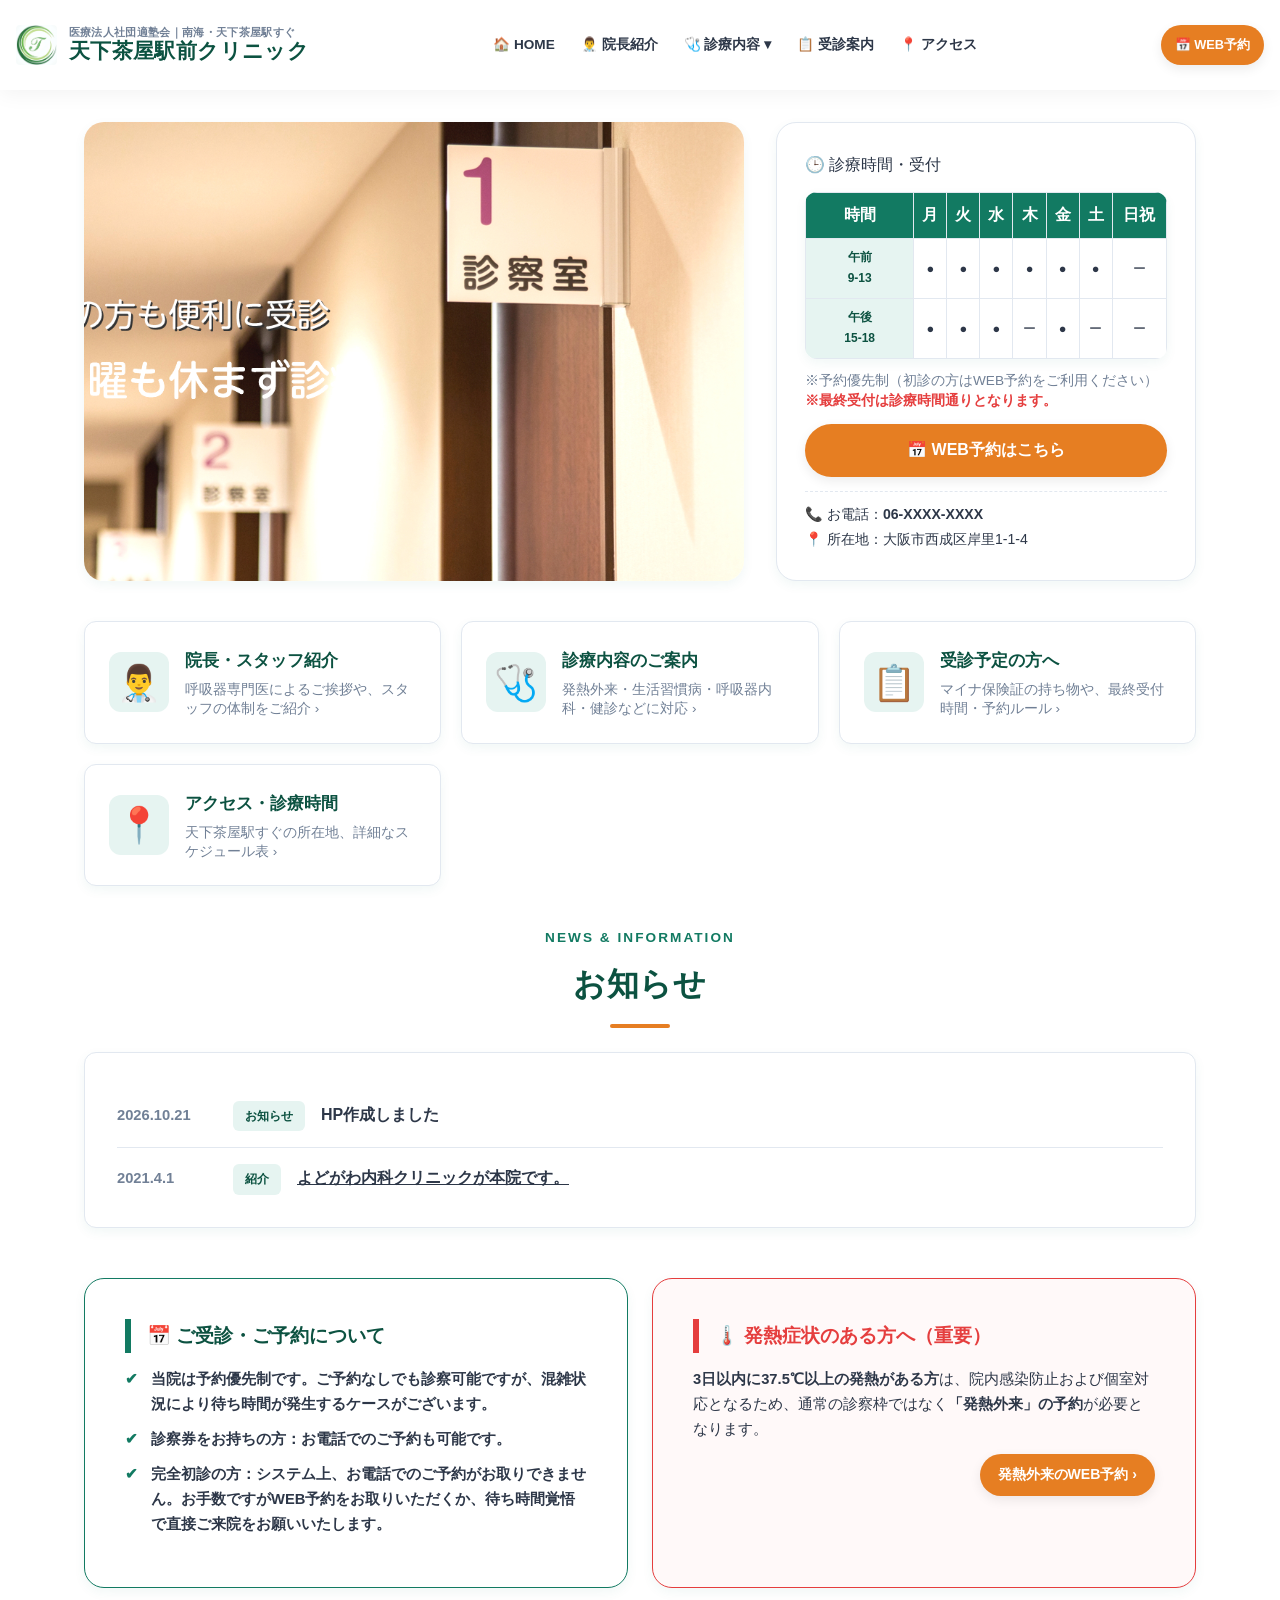
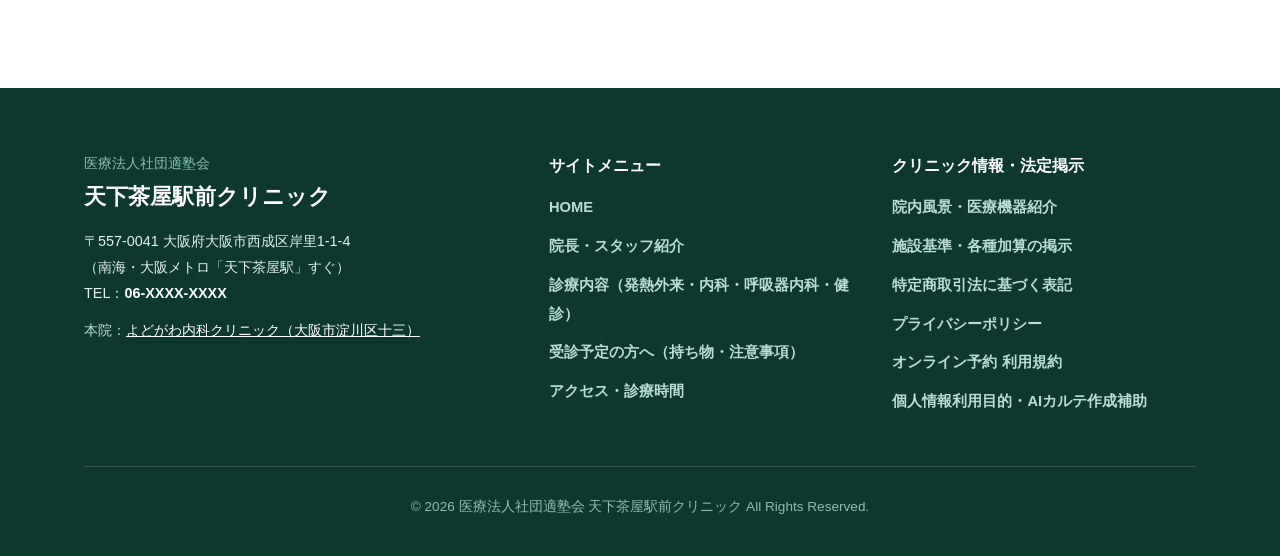
<file: index.html>
<!DOCTYPE html>
<html lang="ja">
<head>
  <meta charset="UTF-8">
  <meta name="viewport" content="width=device-width, initial-scale=1.0">
  <title>天下茶屋駅前クリニック｜大阪市西成区・天下茶屋駅すぐの内科・呼吸器内科・発熱外来</title>
  <meta name="description" content="南海・大阪メトロ「天下茶屋駅」すぐの天下茶屋駅前クリニック（医療法人社団適塾会）。内科・呼吸器内科・発熱外来・生活習慣病・予防接種・健康診断に対応。WEB予約・マイナ保険証対応。">
  <link rel="stylesheet" href="style.css">
  <style>
    .hero-container {
      max-width: var(--max-width);
      margin: 0 auto;
      padding: 32px 24px 20px;
      display: grid;
      grid-template-columns: 1fr 420px;
      gap: 32px;
      align-items: stretch;
    }
    .hero-slideshow-box {
      position: relative;
      width: 100%;
      min-height: 380px;
      border-radius: var(--radius-lg);
      overflow: hidden;
      background-color: #ffffff;
      box-shadow: var(--shadow-sm);
    }
    .hero-bg-slider {
      position: absolute;
      top: 0; left: 0; width: 100%; height: 100%; z-index: 1; opacity: 1 !important;
    }
    .hero-slide {
      position: absolute; top: 0; left: 0; width: 100%; height: 100%; background-size: cover; background-position: center; opacity: 0; transition: opacity 1.2s ease-in-out;
    }
    .hero-slide.is-active { opacity: 1; }
    .hero-info-box {
      background: #fff; border: 1px solid var(--border-color); border-radius: var(--radius-lg); padding: 28px; box-shadow: var(--shadow-sm); display: flex; flex-direction: column; justify-content: space-between;
    }
    @media (max-width: 960px) {
      .hero-container { grid-template-columns: 1fr; padding: 16px 16px 10px; gap: 20px; }
      .hero-slideshow-box { min-height: 260px; }
    }
  </style>
</head>
<body>

  <!-- 共通ヘッダー -->
  <div id="common-header"></div>

  <main>
    <!-- メインビジュアル（画像部分） -->
    <div class="hero-container">
      <div class="hero-slideshow-box">
        <div class="hero-bg-slider" id="hero-slider">
          <div class="hero-slide is-active" style="background-image: url('images/top_image1.jpg');"></div>
          <div class="hero-slide" style="background-image: url('images/top_image2.jpg');"></div>
          <div class="hero-slide" style="background-image: url('images/top_image3.jpg');"></div>
        </div>
      </div>

      <!-- 右側のサイドエリア（スマホでは画像の下に配置されます） -->
      <div class="hero-info-box">
        <div class="hero-card-title" style="margin-bottom: 12px;">🕒 診療時間・受付</div>
        
        <div class="schedule-table-wrap" style="margin-bottom: 12px;">
          <table class="schedule-table" style="font-size: 0.8rem;">
            <thead>
              <tr>
                <th style="padding: 8px 4px;">時間</th>
                <th style="padding: 8px 4px;">月</th>
                <th style="padding: 8px 4px;">火</th>
                <th style="padding: 8px 4px;">水</th>
                <th style="padding: 8px 4px;">木</th>
                <th style="padding: 8px 4px;">金</th>
                <th style="padding: 8px 4px;">土</th>
                <th style="padding: 8px 4px;">日祝</th>
              </tr>
            </thead>
            <tbody>
              <tr>
                <th style="padding: 8px 4px; font-size: 0.75rem;">午前<br>9-13</th>
                <td class="schedule-open" style="padding: 6px 2px;">●</td>
                <td class="schedule-open" style="padding: 6px 2px;">●</td>
                <td class="schedule-open" style="padding: 6px 2px;">●</td>
                <td class="schedule-open" style="padding: 6px 2px;">●</td>
                <td class="schedule-open" style="padding: 6px 2px;">●</td>
                <td class="schedule-open" style="padding: 6px 2px;">●</td>
                <td class="schedule-closed" style="padding: 6px 2px;">ー</td>
              </tr>
              <tr>
                <th style="padding: 8px 4px; font-size: 0.75rem;">午後<br>15-18</th>
                <td class="schedule-open" style="padding: 6px 2px;">●</td>
                <td class="schedule-open" style="padding: 6px 2px;">●</td>
                <td class="schedule-open" style="padding: 6px 2px;">●</td>
                <td class="schedule-closed" style="padding: 6px 2px;">ー</td>
                <td class="schedule-open" style="padding: 6px 2px;">●</td>
                <td class="schedule-closed" style="padding: 6px 2px;">ー</td>
                <td class="schedule-closed" style="padding: 6px 2px;">ー</td>
              </tr>
            </tbody>
          </table>
        </div>

        <div style="font-size: 0.85rem; line-height: 1.5; color: var(--text-muted); margin-bottom: 12px;">
          ※予約優先制（初診の方はWEB予約をご利用ください）<br>
          <strong style="color: var(--danger);">※最終受付は診療時間通りとなります。</strong>
        </div>

        <!-- 予約ナビ起動ボタン -->
        <div style="margin-bottom: 14px;">
          <a href="#" class="btn btn-reserve js-open-reserve-navi" style="width: 100%; padding: 12px 0; font-size: 1rem;">📅 WEB予約はこちら</a>
        </div>

        <div style="font-size: 0.88rem; border-top: 1px dashed var(--border-color); padding-top: 10px;">
          📞 お電話：<strong class="js-tel-text">06-XXXX-XXXX</strong><br>
          📍 所在地：大阪市西成区岸里1-1-4
        </div>
      </div>
    </div>

    <!-- =====================================================
         各ページへの誘導カード（バナー）セクション新設
    ====================================================== -->
    <section class="section" style="padding-top: 20px; padding-bottom: 20px;">
      <div class="container">
        <div style="display: grid; grid-template-columns: repeat(auto-fit, minmax(280px, 1fr)); gap: 20px;">
          
          <!-- 1. 院長・スタッフ紹介カード -->
          <a href="staff.html" style="background: #fff; border: 1px solid var(--border-color); border-radius: var(--radius-md); padding: 24px; box-shadow: var(--shadow-sm); display: flex; align-items: center; gap: 16px; transition: transform 0.2s, border-color 0.2s;" onmouseover="this.style.transform='translateY(-4px)';this.style.borderColor='var(--primary)';" onmouseout="this.style.transform='translateY(0)';this.style.borderColor='var(--border-color)';">
            <div style="font-size: 2.2rem; background: var(--primary-light); width: 60px; height: 60px; border-radius: 12px; display: flex; align-items: center; justify-content: center; flex-shrink: 0;">👨‍⚕️</div>
            <div>
              <h3 style="font-size: 1.05rem; color: var(--primary-dark); margin-bottom: 4px; font-weight: 800;">院長・スタッフ紹介</h3>
              <p style="font-size: 0.85rem; color: var(--text-muted); line-height: 1.4;">呼吸器専門医によるご挨拶や、スタッフの体制をご紹介 ›</p>
            </div>
          </a>

          <!-- 2. 診療内容カード -->
          <a href="service.html" style="background: #fff; border: 1px solid var(--border-color); border-radius: var(--radius-md); padding: 24px; box-shadow: var(--shadow-sm); display: flex; align-items: center; gap: 16px; transition: transform 0.2s, border-color 0.2s;" onmouseover="this.style.transform='translateY(-4px)';this.style.borderColor='var(--primary)';" onmouseout="this.style.transform='translateY(0)';this.style.borderColor='var(--border-color)';">
            <div style="font-size: 2.2rem; background: var(--primary-light); width: 60px; height: 60px; border-radius: 12px; display: flex; align-items: center; justify-content: center; flex-shrink: 0;">🩺</div>
            <div>
              <h3 style="font-size: 1.05rem; color: var(--primary-dark); margin-bottom: 4px; font-weight: 800;">診療内容のご案内</h3>
              <p style="font-size: 0.85rem; color: var(--text-muted); line-height: 1.4;">発熱外来・生活習慣病・呼吸器内科・健診などに対応 ›</p>
            </div>
          </a>

          <!-- 3. 受診予定の方へカード -->
          <a href="guide.html" style="background: #fff; border: 1px solid var(--border-color); border-radius: var(--radius-md); padding: 24px; box-shadow: var(--shadow-sm); display: flex; align-items: center; gap: 16px; transition: transform 0.2s, border-color 0.2s;" onmouseover="this.style.transform='translateY(-4px)';this.style.borderColor='var(--primary)';" onmouseout="this.style.transform='translateY(0)';this.style.borderColor='var(--border-color)';">
            <div style="font-size: 2.2rem; background: var(--primary-light); width: 60px; height: 60px; border-radius: 12px; display: flex; align-items: center; justify-content: center; flex-shrink: 0;">📋</div>
            <div>
              <h3 style="font-size: 1.05rem; color: var(--primary-dark); margin-bottom: 4px; font-weight: 800;">受診予定の方へ</h3>
              <p style="font-size: 0.85rem; color: var(--text-muted); line-height: 1.4;">マイナ保険証の持ち物や、最終受付時間・予約ルール ›</p>
            </div>
          </a>

          <!-- 4. アクセス・診療時間カード -->
          <a href="access.html" style="background: #fff; border: 1px solid var(--border-color); border-radius: var(--radius-md); padding: 24px; box-shadow: var(--shadow-sm); display: flex; align-items: center; gap: 16px; transition: transform 0.2s, border-color 0.2s;" onmouseover="this.style.transform='translateY(-4px)';this.style.borderColor='var(--primary)';" onmouseout="this.style.transform='translateY(0)';this.style.borderColor='var(--border-color)';">
            <div style="font-size: 2.2rem; background: var(--primary-light); width: 60px; height: 60px; border-radius: 12px; display: flex; align-items: center; justify-content: center; flex-shrink: 0;">📍</div>
            <div>
              <h3 style="font-size: 1.05rem; color: var(--primary-dark); margin-bottom: 4px; font-weight: 800;">アクセス・診療時間</h3>
              <p style="font-size: 0.85rem; color: var(--text-muted); line-height: 1.4;">天下茶屋駅すぐの所在地、詳細なスケジュール表 ›</p>
            </div>
          </a>

        </div>
      </div>
    </section>

    <!-- お知らせ一覧 -->
    <section class="section" style="padding-top: 20px; padding-bottom: 30px;">
      <div class="container">
        <div class="section-header" style="margin-bottom: 24px;">
          <span class="section-subtitle">NEWS &amp; INFORMATION</span>
          <h2 class="section-title">お知らせ</h2>
        </div>
        <div class="news-box">
          <ul class="news-list" id="news-list-container">
            <li><span class="news-text" style="text-align: center; color: var(--text-muted);">読み込み中...</span></li>
          </ul>
        </div>
      </div>
    </section>

    <!-- ご受診・ご予約について ＆ 発熱症状のある方へ -->
    <section class="section" style="padding-bottom: 20px; padding-top: 20px;">
      <div class="container">
        <div class="grid-2" style="gap: 24px;">
          <div class="content-block" style="margin-bottom: 0; border-color: var(--primary);">
            <h3 style="font-size: 1.2rem; margin-bottom: 14px;">📅 ご受診・ご予約について</h3>
            <ul class="check-list" style="font-size: 0.92rem; line-height: 1.7;">
              <li>当院は<strong>予約優先制</strong>です。ご予約なしでも診察可能ですが、混雑状況により<strong>待ち時間が発生するケース</strong>がございます。</li>
              <li><strong>診察券をお持ちの方：</strong>お電話でのご予約も可能です。</li>
              <li><strong>完全初診の方：</strong>システム上、お電話でのご予約がお取りできません。お手数ですが<strong>WEB予約をお取りいただくか、待ち時間覚悟で直接ご来院</strong>をお願いいたします。</li>
            </ul>
          </div>

          <div class="content-block" style="margin-bottom: 0; border-color: var(--danger); background-color: #fff9f9;">
            <h3 style="font-size: 1.2rem; margin-bottom: 14px; color: var(--danger); border-left-color: var(--danger);">🌡️ 発熱症状のある方へ（重要）</h3>
            <p style="font-size: 0.92rem; line-height: 1.7; margin-bottom: 12px;">
              <strong>3日以内に37.5℃以上の発熱がある方</strong>は、院内感染防止および個室対応となるため、通常の診察枠ではなく<strong>「発熱外来」の予約</strong>が必要となります。
            </p>
            <div style="text-align: right;">
              <a href="#" class="btn btn-reserve js-open-reserve-navi" style="font-size: 0.88rem; padding: 8px 18px;">発熱外来のWEB予約 ›</a>
            </div>
          </div>
        </div>
      </div>
    </section>

  </main>

  <!-- 共通フッター -->
  <div id="common-footer"></div>

  <script>
    document.addEventListener("DOMContentLoaded", () => {
      const slides = document.querySelectorAll(".hero-slide");
      if (slides.length === 0) return;
      let currentIndex = 0;
      setInterval(() => {
        slides[currentIndex].classList.remove("is-active");
        currentIndex = (currentIndex + 1) % slides.length;
        slides[currentIndex].classList.add("is-active");
      }, 5000);
    });
  </script>

  <script src="common.js"></script>
</body>
</html>
</file>
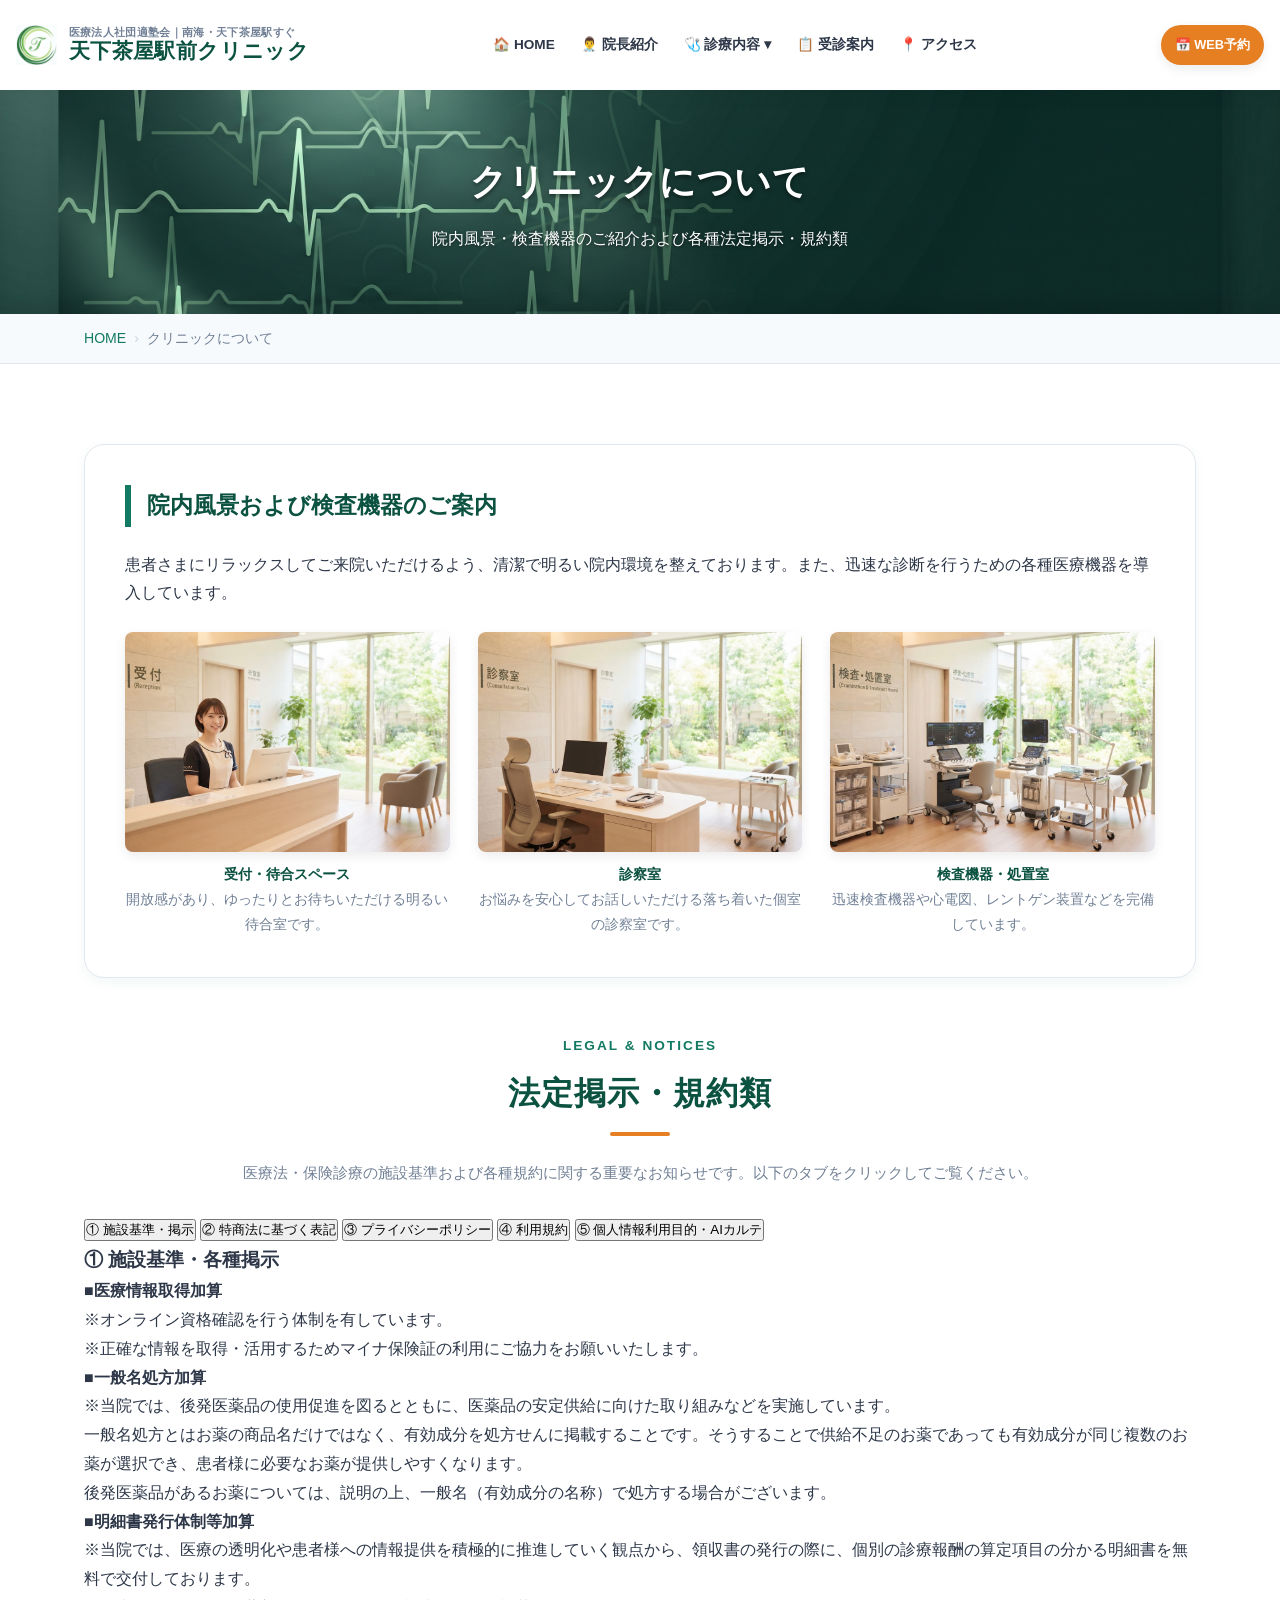
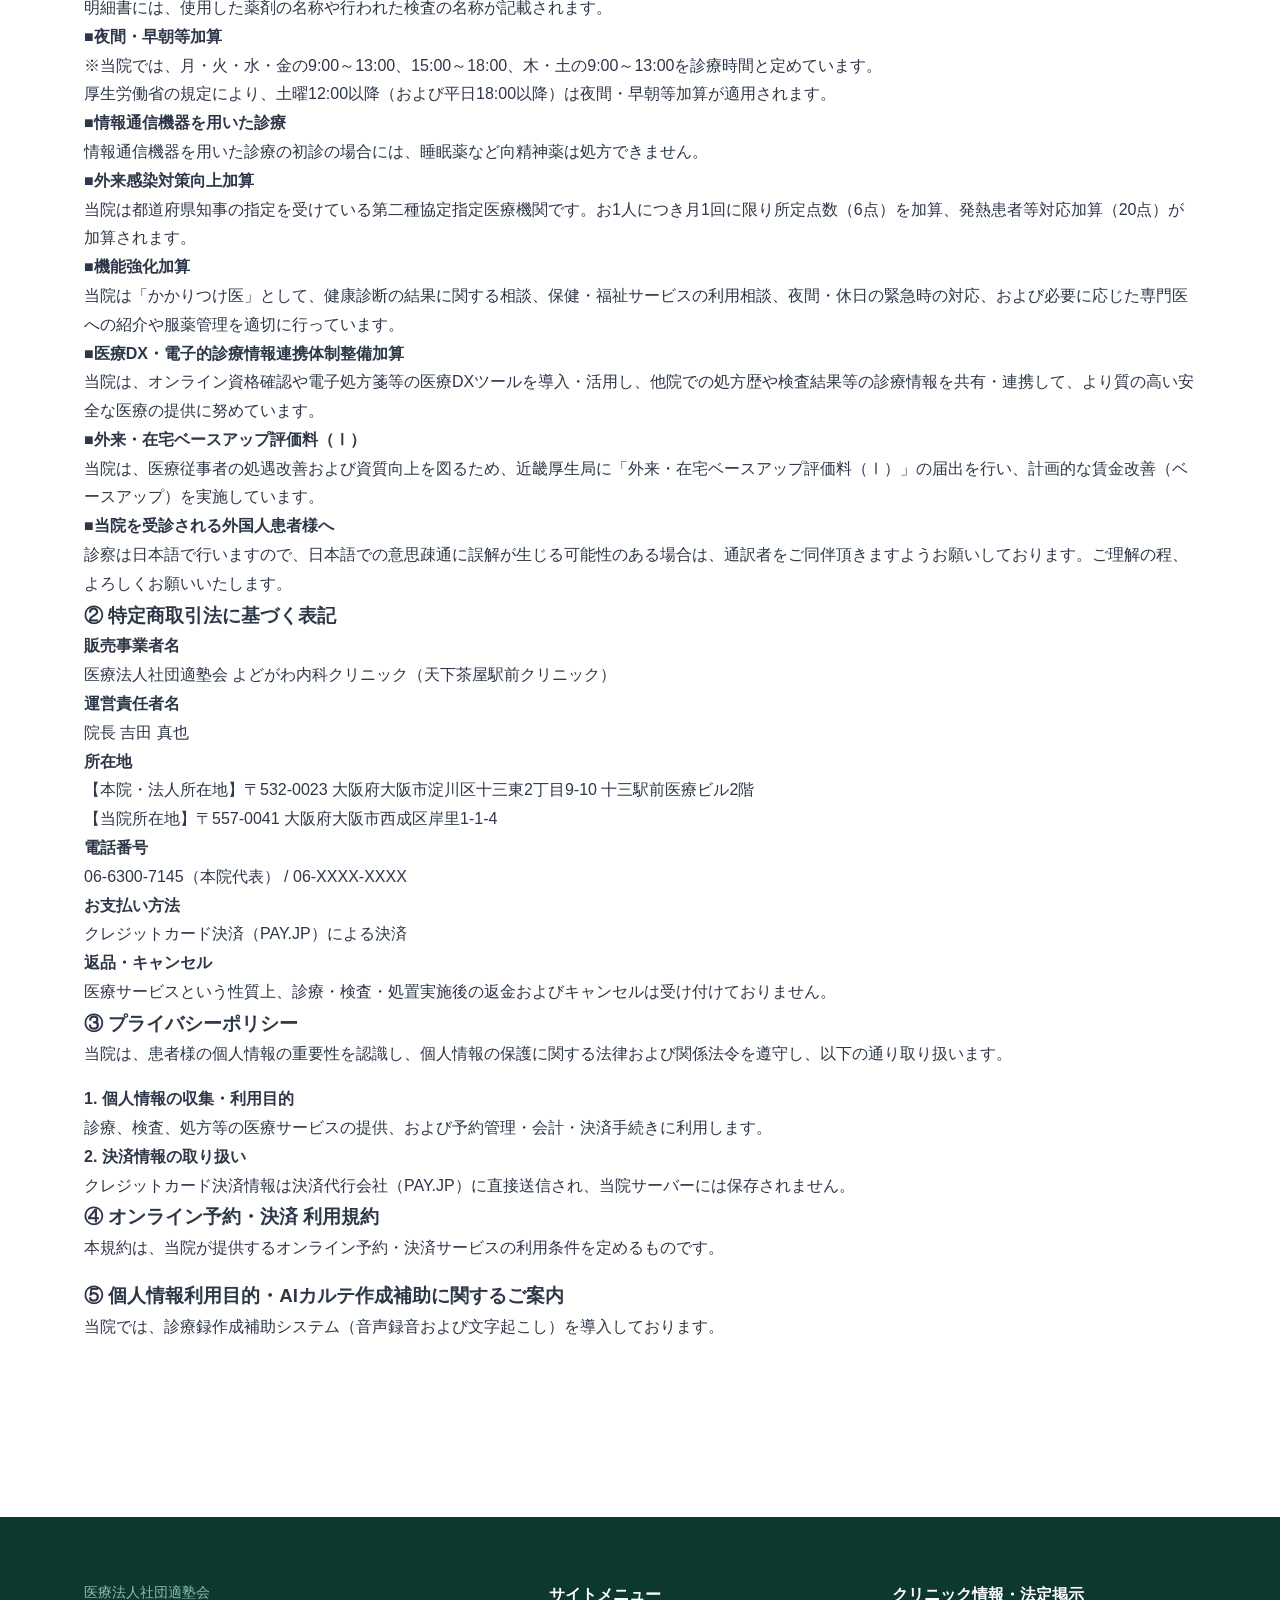
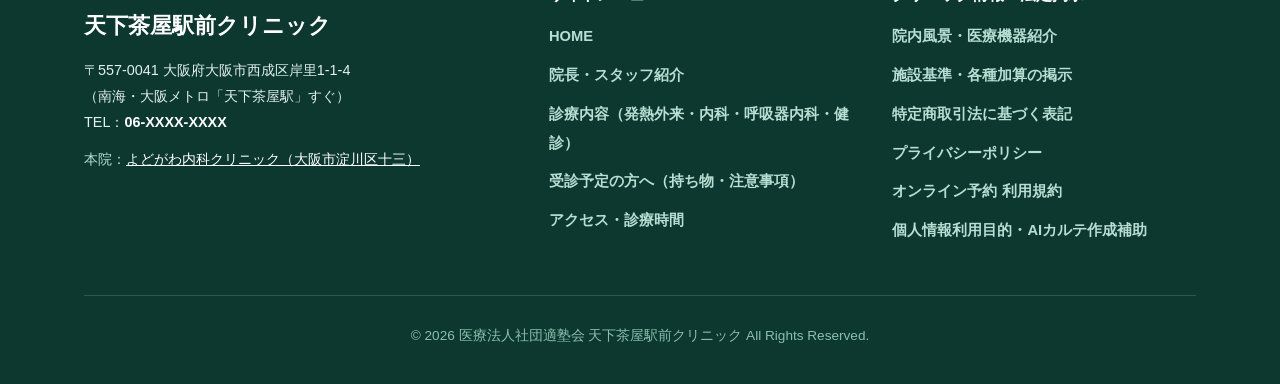
<file: about.html>
<!DOCTYPE html>
<html lang="ja">
<head>
  <meta charset="UTF-8">
  <meta name="viewport" content="width=device-width, initial-scale=1.0">
  <title>クリニックについて・院内ギャラリー・法定掲示｜天下茶屋駅前クリニック</title>
  <meta name="description" content="天下茶屋駅前クリニックの院内風景・医療機器ギャラリー、および施設基準・医療情報取得加算・特商法表記・プライバシーポリシー・利用規約・AIカルテ案内などの法定掲示を掲載。">
  <link rel="stylesheet" href="style.css">
</head>
<body>

  <!-- 共通ヘッダー（common.jsにより上部ショートカット付きで自動描画されます） -->
  <div id="common-header"></div>

  <main>
    <!-- ページヒーロー -->
    <div class="page-hero">
      <div class="container">
        <h1 class="page-hero-title">クリニックについて</h1>
        <p class="page-hero-lead">院内風景・検査機器のご紹介および各種法定掲示・規約類</p>
      </div>
    </div>

    <!-- パンくずリスト -->
    <div class="breadcrumb">
      <div class="container">
        <ul class="breadcrumb-list">
          <li><a href="index.html">HOME</a></li>
          <li>クリニックについて</li>
        </ul>
      </div>
    </div>

    <!-- メインコンテンツ -->
    <section class="section">
      <div class="container">

        <!-- =====================================================
             1. 院内風景・医療機器ギャラリー
        ====================================================== -->
        <div id="gallery" class="content-block" style="margin-bottom: 56px;">
          <h3>院内風景および検査機器のご案内</h3>
          <p style="margin-bottom: 24px;">
            患者さまにリラックスしてご来院いただけるよう、清潔で明るい院内環境を整えております。また、迅速な診断を行うための各種医療機器を導入しています。
          </p>

          <!-- ギャラリー用グリッド -->
          <div class="grid-3">
            <div>
              <div style="margin-bottom: 10px; overflow: hidden; border-radius: 8px; box-shadow: 0 4px 12px rgba(0,0,0,0.08);">
                <img src="images/reception.jpg" alt="受付・待合室" style="width: 100%; height: 220px; object-fit: cover; display: block;">
              </div>
              <p style="font-size: 0.9rem; font-weight: 700; color: var(--primary-dark); text-align: center;">受付・待合スペース</p>
              <p style="font-size: 0.85rem; color: var(--text-muted); text-align: center;">開放感があり、ゆったりとお待ちいただける明るい待合室です。</p>
            </div>

            <div>
              <div style="margin-bottom: 10px; overflow: hidden; border-radius: 8px; box-shadow: 0 4px 12px rgba(0,0,0,0.08);">
                <img src="images/consultation.jpg" alt="診察室" style="width: 100%; height: 220px; object-fit: cover; display: block;">
              </div>
              <p style="font-size: 0.9rem; font-weight: 700; color: var(--primary-dark); text-align: center;">診察室</p>
              <p style="font-size: 0.85rem; color: var(--text-muted); text-align: center;">お悩みを安心してお話しいただける落ち着いた個室の診察室です。</p>
            </div>

            <div>
              <div style="margin-bottom: 10px; overflow: hidden; border-radius: 8px; box-shadow: 0 4px 12px rgba(0,0,0,0.08);">
                <img src="images/equipment.jpg" alt="検査機器・処置室" style="width: 100%; height: 220px; object-fit: cover; display: block;">
              </div>
              <p style="font-size: 0.9rem; font-weight: 700; color: var(--primary-dark); text-align: center;">検査機器・処置室</p>
              <p style="font-size: 0.85rem; color: var(--text-muted); text-align: center;">迅速検査機器や心電図、レントゲン装置などを完備しています。</p>
            </div>
          </div>
        </div>

        <!-- =====================================================
             2. 法定掲示・規約類（タブ切り替えUI）
        ====================================================== -->
        <div id="legal">
          <div class="section-header" style="margin-bottom: 24px;">
            <span class="section-subtitle">LEGAL &amp; NOTICES</span>
            <h2 class="section-title">法定掲示・規約類</h2>
          </div>
          <p style="text-align: center; margin-bottom: 28px; color: var(--text-muted); font-size: 0.92rem;">
            医療法・保険診療の施設基準および各種規約に関する重要なお知らせです。以下のタブをクリックしてご覧ください。
          </p>

          <!-- タブボタン群 -->
          <div class="legal-tabs-nav">
            <button class="legal-tab-btn is-active" data-tab="shisetsu">① 施設基準・掲示</button>
            <button class="legal-tab-btn" data-tab="tokushoho">② 特商法に基づく表記</button>
            <button class="legal-tab-btn" data-tab="privacy">③ プライバシーポリシー</button>
            <button class="legal-tab-btn" data-tab="terms">④ 利用規約</button>
            <button class="legal-tab-btn" data-tab="ai-policy">⑤ 個人情報利用目的・AIカルテ</button>
          </div>

          <!-- タブパネル①：施設基準・掲示 -->
          <div class="legal-tab-panel is-active" id="panel-shisetsu">
            <h3>① 施設基準・各種掲示</h3>
            
            <div class="legal-item">
              <h4>■医療情報取得加算</h4>
              <p>※オンライン資格確認を行う体制を有しています。</p>
              <p>※正確な情報を取得・活用するためマイナ保険証の利用にご協力をお願いいたします。</p>
            </div>

            <div class="legal-item">
              <h4>■一般名処方加算</h4>
              <p>※当院では、後発医薬品の使用促進を図るとともに、医薬品の安定供給に向けた取り組みなどを実施しています。</p>
              <p>一般名処方とはお薬の商品名だけではなく、有効成分を処方せんに掲載することです。そうすることで供給不足のお薬であっても有効成分が同じ複数のお薬が選択でき、患者様に必要なお薬が提供しやすくなります。</p>
              <p>後発医薬品があるお薬については、説明の上、一般名（有効成分の名称）で処方する場合がございます。</p>
            </div>

            <div class="legal-item">
              <h4>■明細書発行体制等加算</h4>
              <p>※当院では、医療の透明化や患者様への情報提供を積極的に推進していく観点から、領収書の発行の際に、個別の診療報酬の算定項目の分かる明細書を無料で交付しております。</p>
              <p>明細書には、使用した薬剤の名称や行われた検査の名称が記載されます。</p>
            </div>

            <div class="legal-item">
              <h4>■夜間・早朝等加算</h4>
              <p>※当院では、月・火・水・金の9:00～13:00、15:00～18:00、木・土の9:00～13:00を診療時間と定めています。</p>
              <p>厚生労働省の規定により、土曜12:00以降（および平日18:00以降）は夜間・早朝等加算が適用されます。</p>
            </div>

            <div class="legal-item">
              <h4>■情報通信機器を用いた診療</h4>
              <p>情報通信機器を用いた診療の初診の場合には、睡眠薬など向精神薬は処方できません。</p>
            </div>

            <div class="legal-item">
              <h4>■外来感染対策向上加算</h4>
              <p>当院は都道府県知事の指定を受けている第二種協定指定医療機関です。お1人につき月1回に限り所定点数（6点）を加算、発熱患者等対応加算（20点）が加算されます。</p>
            </div>

            <div class="legal-item">
              <h4>■機能強化加算</h4>
              <p>当院は「かかりつけ医」として、健康診断の結果に関する相談、保健・福祉サービスの利用相談、夜間・休日の緊急時の対応、および必要に応じた専門医への紹介や服薬管理を適切に行っています。</p>
            </div>

            <div class="legal-item">
              <h4>■医療DX・電子的診療情報連携体制整備加算</h4>
              <p>当院は、オンライン資格確認や電子処方箋等の医療DXツールを導入・活用し、他院での処方歴や検査結果等の診療情報を共有・連携して、より質の高い安全な医療の提供に努めています。</p>
            </div>

            <div class="legal-item">
              <h4>■外来・在宅ベースアップ評価料（Ⅰ）</h4>
              <p>当院は、医療従事者の処遇改善および資質向上を図るため、近畿厚生局に「外来・在宅ベースアップ評価料（Ⅰ）」の届出を行い、計画的な賃金改善（ベースアップ）を実施しています。</p>
            </div>

            <div class="legal-item">
              <h4>■当院を受診される外国人患者様へ</h4>
              <p>診察は日本語で行いますので、日本語での意思疎通に誤解が生じる可能性のある場合は、通訳者をご同伴頂きますようお願いしております。ご理解の程、よろしくお願いいたします。</p>
            </div>
          </div>

          <!-- タブパネル②：特定商取引法に基づく表記 -->
          <div class="legal-tab-panel" id="panel-tokushoho">
            <h3>② 特定商取引法に基づく表記</h3>
            <div class="legal-item">
              <h4>販売事業者名</h4>
              <p>医療法人社団適塾会 よどがわ内科クリニック（天下茶屋駅前クリニック）</p>
            </div>
            <div class="legal-item">
              <h4>運営責任者名</h4>
              <p>院長 吉田 真也</p>
            </div>
            <div class="legal-item">
              <h4>所在地</h4>
              <p>【本院・法人所在地】〒532-0023 大阪府大阪市淀川区十三東2丁目9-10 十三駅前医療ビル2階<br>
              【当院所在地】〒557-0041 大阪府大阪市西成区岸里1-1-4</p>
            </div>
            <div class="legal-item">
              <h4>電話番号</h4>
              <p>06-6300-7145（本院代表） / <span class="js-tel-text">06-XXXX-XXXX</span></p>
            </div>
            <div class="legal-item">
              <h4>お支払い方法</h4>
              <p>クレジットカード決済（PAY.JP）による決済</p>
            </div>
            <div class="legal-item">
              <h4>返品・キャンセル</h4>
              <p>医療サービスという性質上、診療・検査・処置実施後の返金およびキャンセルは受け付けておりません。</p>
            </div>
          </div>

          <!-- タブパネル③：プライバシーポリシー -->
          <div class="legal-tab-panel" id="panel-privacy">
            <h3>③ プライバシーポリシー</h3>
            <p style="margin-bottom: 16px;">当院は、患者様の個人情報の重要性を認識し、個人情報の保護に関する法律および関係法令を遵守し、以下の通り取り扱います。</p>
            <div class="legal-item">
              <h4>1. 個人情報の収集・利用目的</h4>
              <p>診療、検査、処方等の医療サービスの提供、および予約管理・会計・決済手続きに利用します。</p>
            </div>
            <div class="legal-item">
              <h4>2. 決済情報の取り扱い</h4>
              <p>クレジットカード決済情報は決済代行会社（PAY.JP）に直接送信され、当院サーバーには保存されません。</p>
            </div>
          </div>

          <!-- タブパネル④：利用規約 -->
          <div class="legal-tab-panel" id="panel-terms">
            <h3>④ オンライン予約・決済 利用規約</h3>
            <p style="margin-bottom: 16px;">本規約は、当院が提供するオンライン予約・決済サービスの利用条件を定めるものです。</p>
          </div>

          <!-- タブパネル⑤：個人情報利用目的・AIカルテ -->
          <div class="legal-tab-panel" id="panel-ai-policy">
            <h3>⑤ 個人情報利用目的・AIカルテ作成補助に関するご案内</h3>
            <p style="margin-bottom: 16px;">当院では、診療録作成補助システム（音声録音および文字起こし）を導入しております。</p>
          </div>

        </div>

      </div>
    </section>
  </main>

  <!-- 共通フッター（common.jsにより自動描画されます） -->
  <div id="common-footer"></div>

  <script src="common.js"></script>
</body>
</html>
</file>
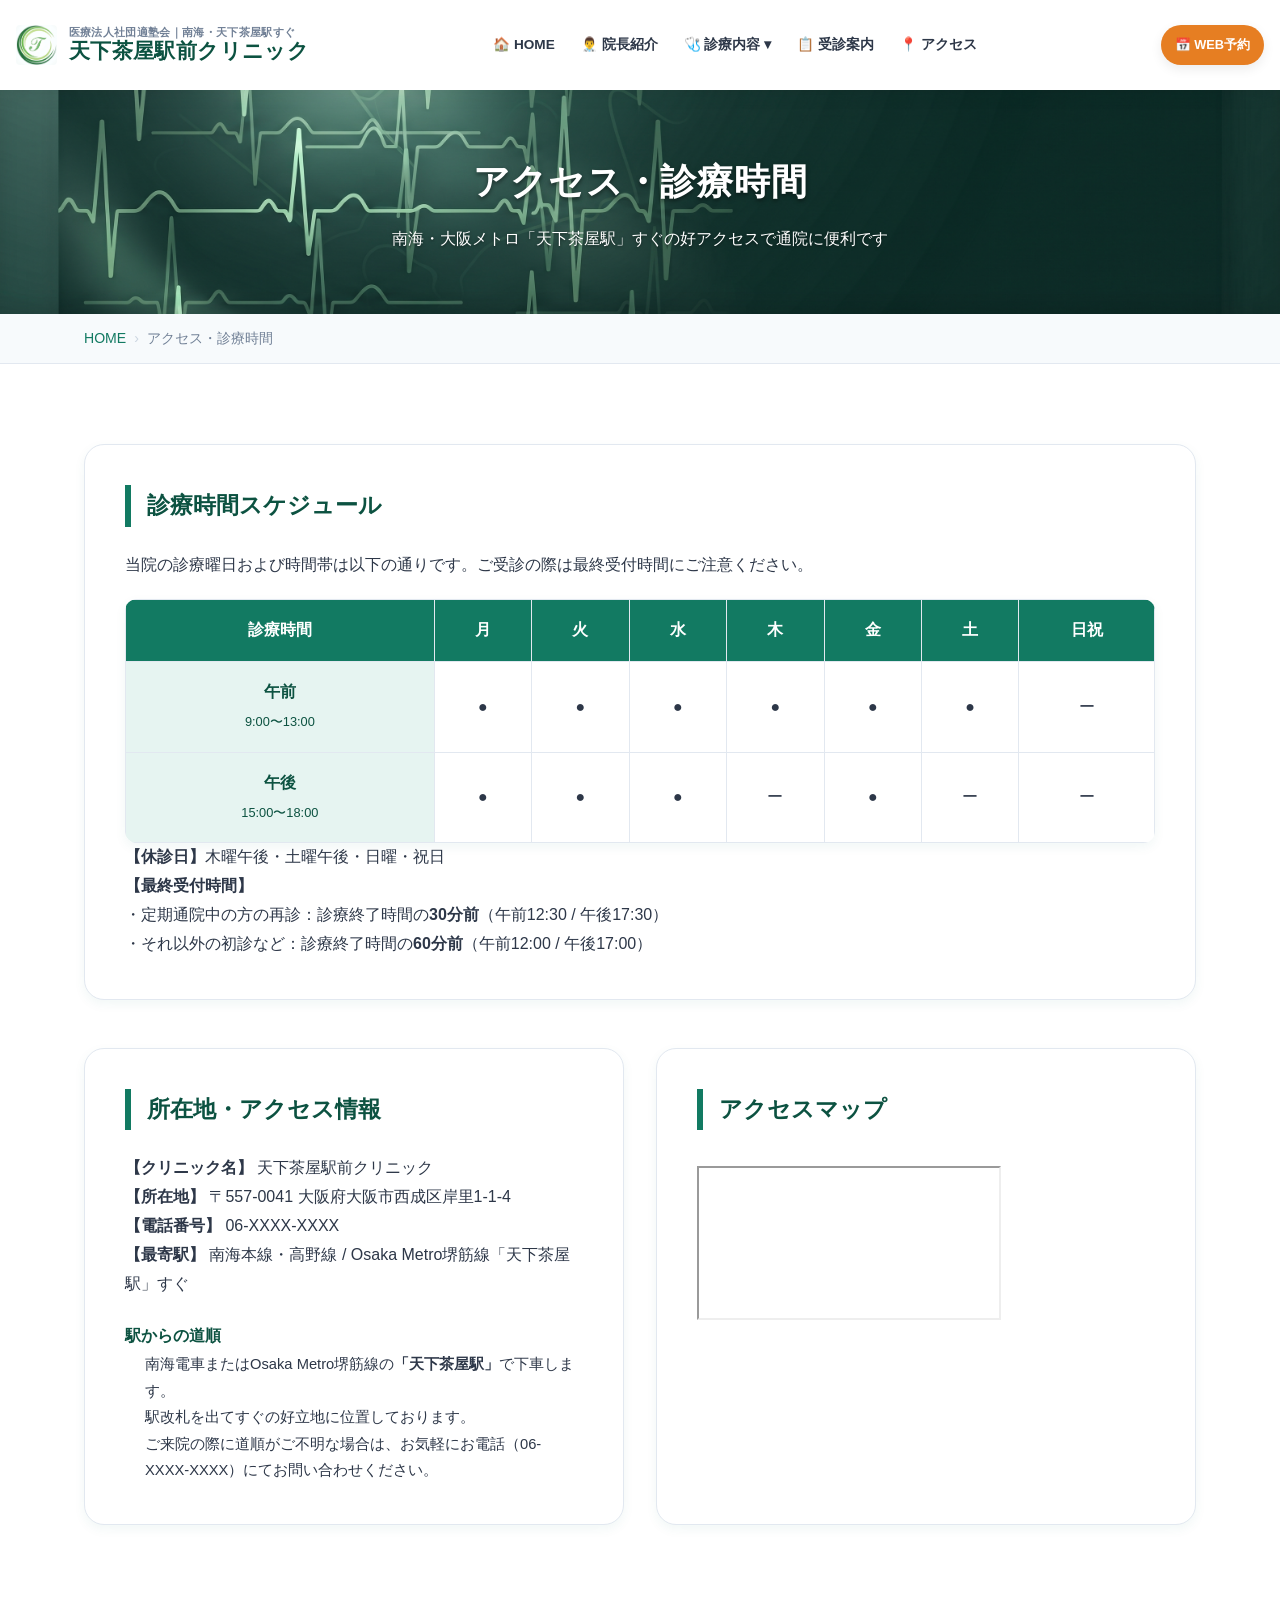
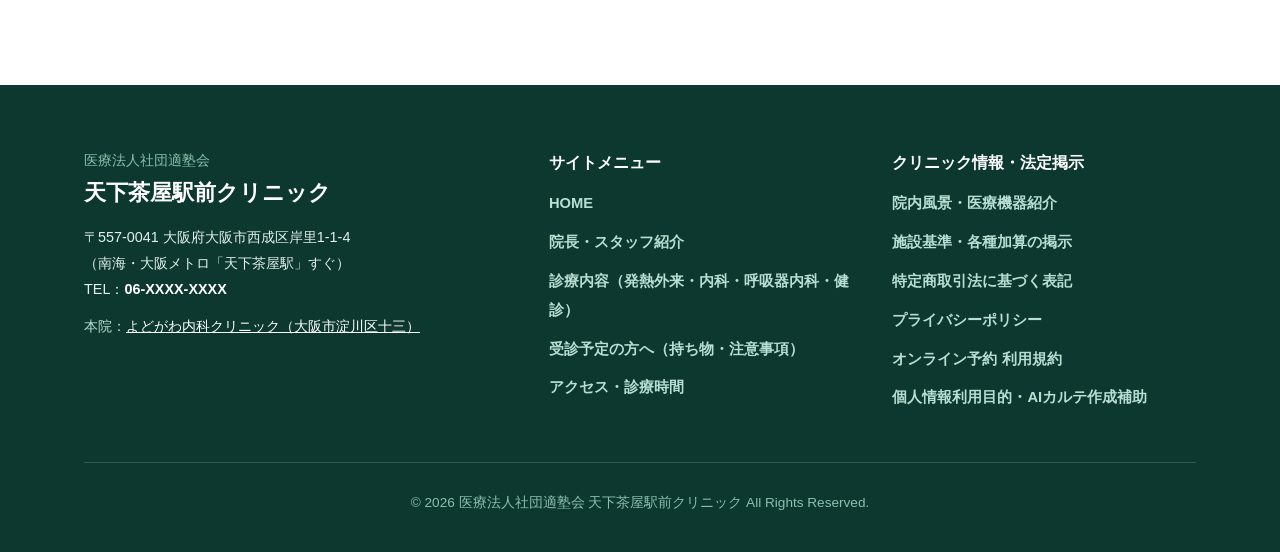
<file: access.html>
<!DOCTYPE html>
<html lang="ja">
<head>
  <meta charset="UTF-8">
  <meta name="viewport" content="width=device-width, initial-scale=1.0">
  <title>アクセス・診療時間｜天下茶屋駅前クリニック（大阪市西成区）</title>
  <meta name="description" content="天下茶屋駅前クリニックのアクセス・診療時間のご案内。南海・大阪メトロ「天下茶屋駅」すぐ。詳細な診療スケジュール表、Googleマップ、駅からの道順をご紹介。">
  <link rel="stylesheet" href="style.css">
</head>
<body>

  <!-- 共通ヘッダー -->
  <div id="common-header"></div>

  <main>
    <!-- ページヒーロー -->
    <div class="page-hero">
      <div class="container">
        <h1 class="page-hero-title">アクセス・診療時間</h1>
        <p class="page-hero-lead">南海・大阪メトロ「天下茶屋駅」すぐの好アクセスで通院に便利です</p>
      </div>
    </div>

    <!-- パンくずリスト -->
    <div class="breadcrumb">
      <div class="container">
        <ul class="breadcrumb-list">
          <li><a href="index.html">HOME</a></li>
          <li>アクセス・診療時間</li>
        </ul>
      </div>
    </div>

    <!-- メインコンテンツ -->
    <section class="section">
      <div class="container">

        <!-- 診療時間スケジュール表 -->
        <div class="content-block" style="margin-bottom: 48px;">
          <h3>診療時間スケジュール</h3>
          <p style="margin-bottom: 20px;">
            当院の診療曜日および時間帯は以下の通りです。ご受診の際は最終受付時間にご注意ください。
          </p>

          <div class="schedule-table-wrap">
            <table class="schedule-table">
              <thead>
                <tr>
                  <th>診療時間</th>
                  <th>月</th>
                  <th>火</th>
                  <th>水</th>
                  <th>木</th>
                  <th>金</th>
                  <th>土</th>
                  <th>日祝</th>
                </tr>
              </thead>
              <tbody>
                <tr>
                  <th>午前<br><span style="font-size:0.8rem; font-weight:normal;">9:00〜13:00</span></th>
                  <td class="schedule-open">●</td>
                  <td class="schedule-open">●</td>
                  <td class="schedule-open">●</td>
                  <td class="schedule-open">●</td>
                  <td class="schedule-open">●</td>
                  <td class="schedule-open">●</td>
                  <td class="schedule-closed">ー</td>
                </tr>
                <tr>
                  <th>午後<br><span style="font-size:0.8rem; font-weight:normal;">15:00〜18:00</span></th>
                  <td class="schedule-open">●</td>
                  <td class="schedule-open">●</td>
                  <td class="schedule-open">●</td>
                  <td class="schedule-closed">ー</td>
                  <td class="schedule-open">●</td>
                  <td class="schedule-closed">ー</td>
                  <td class="schedule-closed">ー</td>
                </tr>
              </tbody>
            </table>
          </div>

          <div class="schedule-note">
            <strong>【休診日】</strong>木曜午後・土曜午後・日曜・祝日<br>
            <strong>【最終受付時間】</strong><br>
            ・定期通院中の方の再診：診療終了時間の<strong>30分前</strong>（午前12:30 / 午後17:30）<br>
            ・それ以外の初診など：診療終了時間の<strong>60分前</strong>（午前12:00 / 午後17:00）
          </div>
        </div>

        <!-- 所在地・Googleマップ・道順 -->
        <div class="grid-2">
          <!-- 左：アクセス詳細 -->
          <div class="content-block" style="margin-bottom: 0; height: 100%;">
            <h3>所在地・アクセス情報</h3>
            <p style="margin-bottom: 16px;">
              <strong>【クリニック名】</strong> 天下茶屋駅前クリニック<br>
              <strong>【所在地】</strong> 〒557-0041 大阪府大阪市西成区岸里1-1-4<br>
              <strong>【電話番号】</strong> <span class="js-tel-text">06-XXXX-XXXX</span><br>
              <strong>【最寄駅】</strong> 南海本線・高野線 / Osaka Metro堺筋線「天下茶屋駅」すぐ
            </p>

            <h4 style="color: var(--primary-dark); margin-top: 24px;">駅からの道順</h4>
            <ol style="padding-left: 20px; line-height: 1.8; font-size: 0.92rem;">
              <li>南海電車またはOsaka Metro堺筋線の<strong>「天下茶屋駅」</strong>で下車します。</li>
              <li>駅改札を出てすぐの好立地に位置しております。</li>
              <li>ご来院の際に道順がご不明な場合は、お気軽にお電話（<span class="js-tel-text">06-XXXX-XXXX</span>）にてお問い合わせください。</li>
            </ol>
          </div>

          <!-- 右：Googleマップ埋め込み -->
          <div class="content-block" style="margin-bottom: 0; display: flex; flex-direction: column;">
            <h3>アクセスマップ</h3>
            <div class="map-wrap" style="flex: 1; min-height: 300px; margin-top: 12px;">
              <iframe
                src="https://maps.google.com/maps?q=%E5%A4%A7%E9%98%AA%E5%BA%9C%E5%A4%A7%E9%98%AA%E5%B8%82%E8%A5%BF%E6%88%90%E5%8C%BA%E5%B2%B8%E9%87%8C1-1-4&t=m&z=16&output=embed&iwloc=near"
                loading="lazy"
                referrerpolicy="no-referrer-when-downgrade"
                title="天下茶屋駅前クリニック Googleマップ">
              </iframe>
            </div>
          </div>
        </div>

      </div>
    </section>
  </main>

  <!-- 共通フッター -->
  <div id="common-footer"></div>

  <script src="common.js"></script>
</body>
</html>
</file>
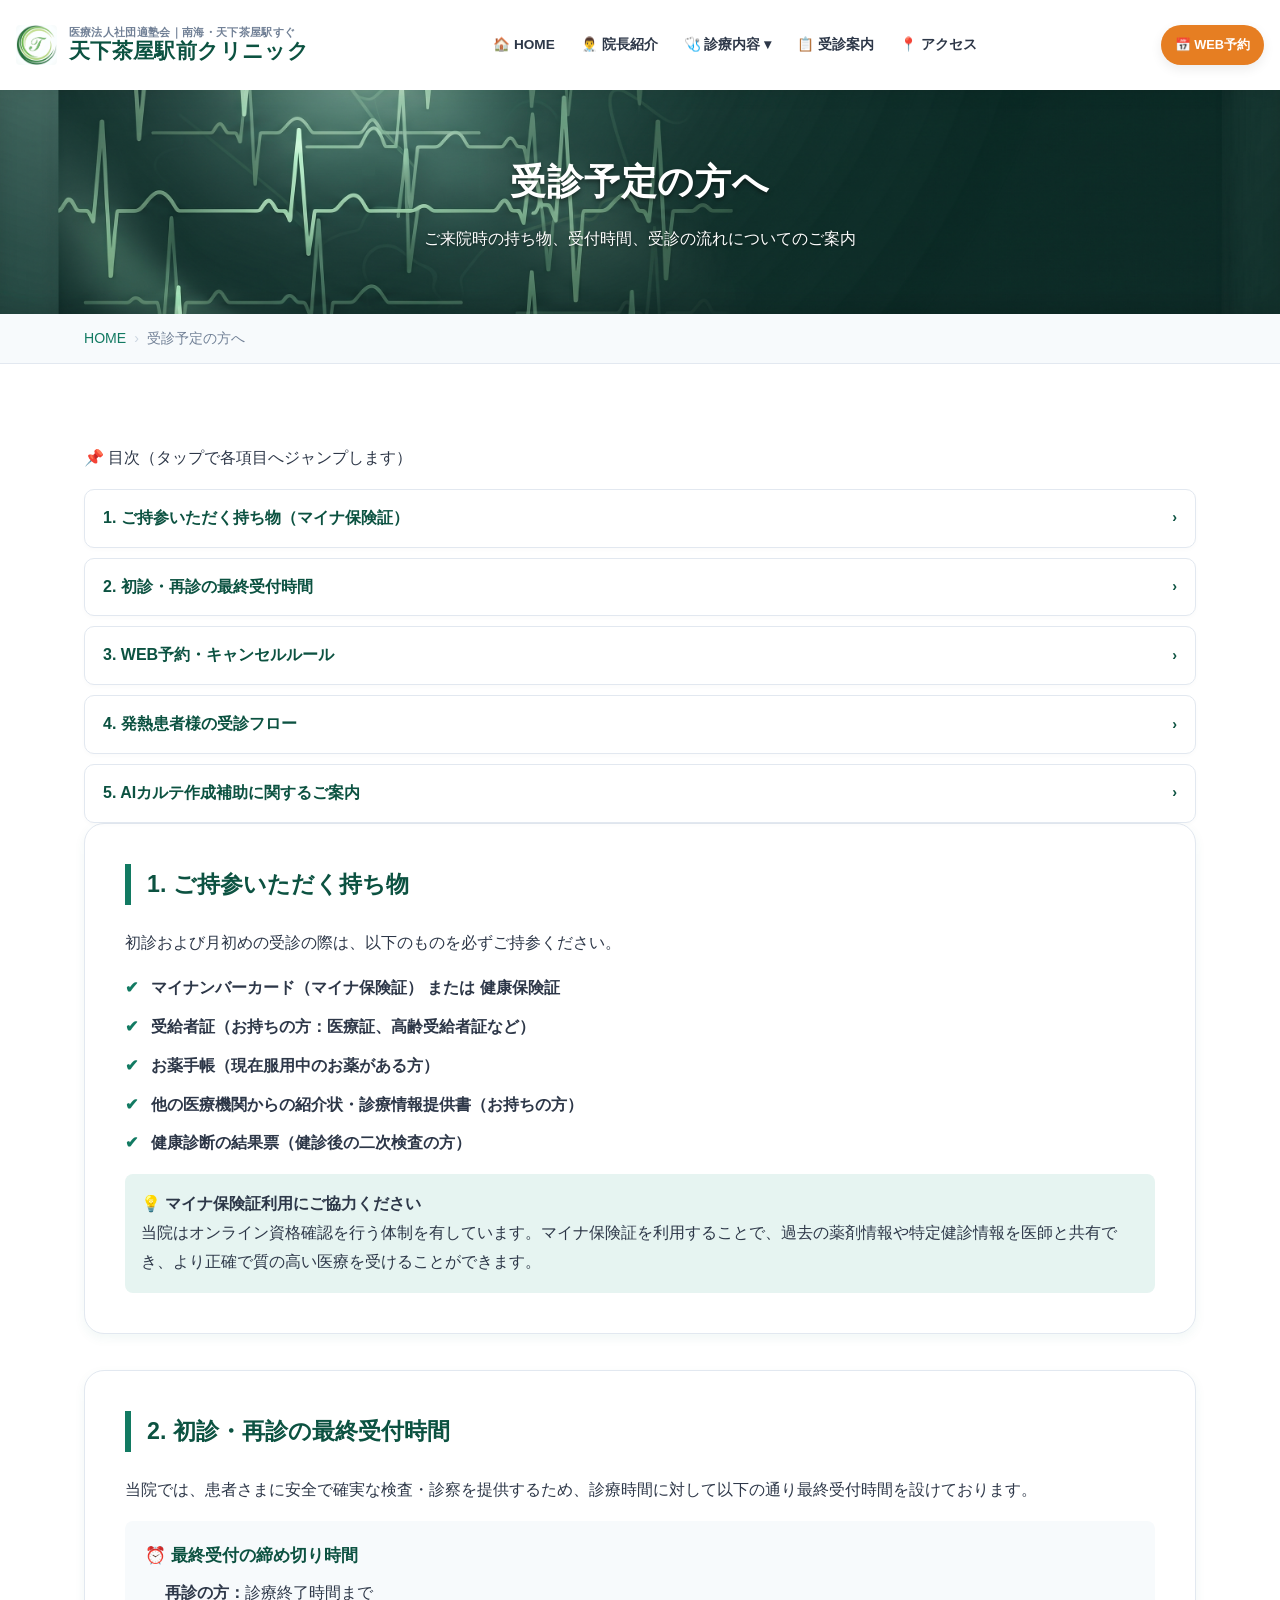
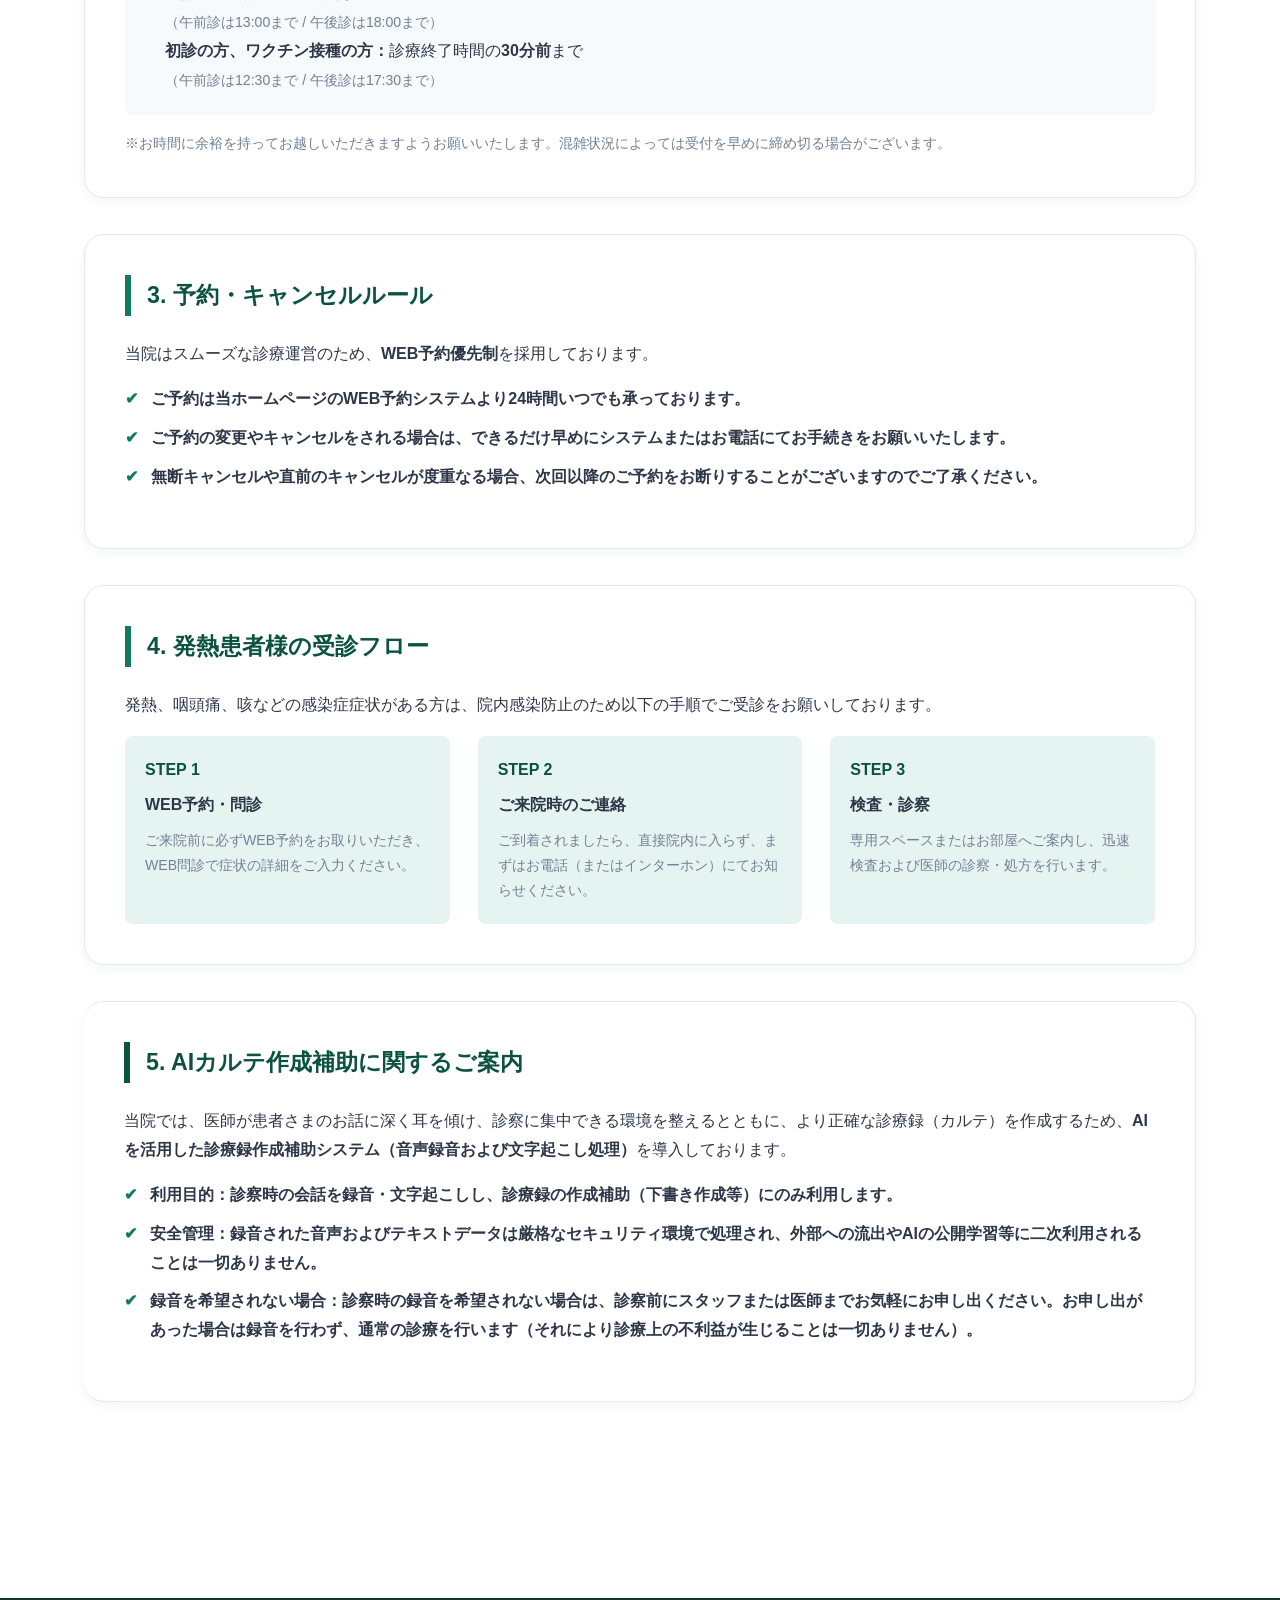
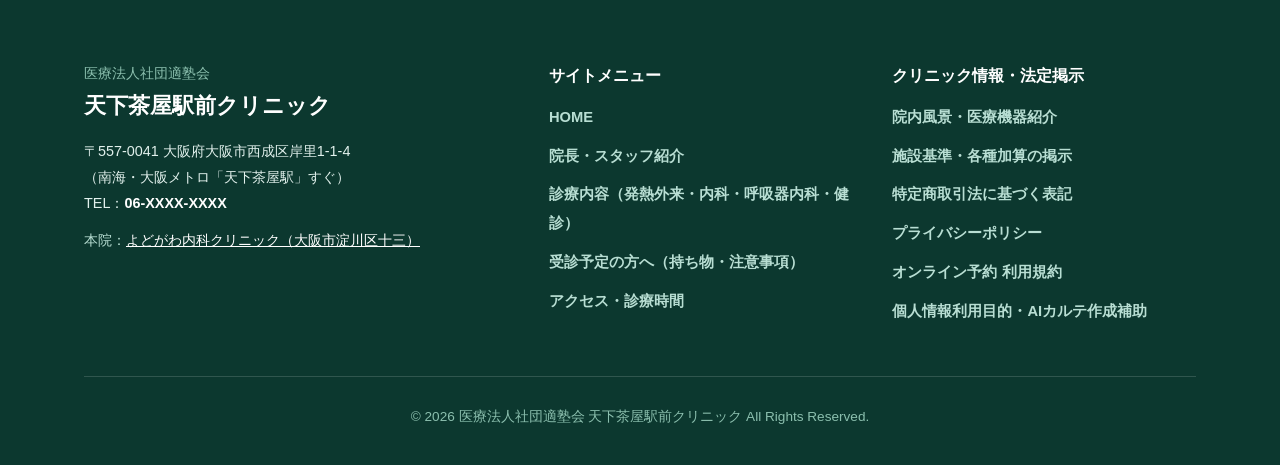
<file: guide.html>
<!DOCTYPE html>
<html lang="ja">
<head>
  <meta charset="UTF-8">
  <meta name="viewport" content="width=device-width, initial-scale=1.0">
  <title>受診予定の方へ（持ち物・最終受付・予約ルール）｜天下茶屋駅前クリニック</title>
  <meta name="description" content="天下茶屋駅前クリニックの受診案内ページ。マイナ保険証の持ち物、初診・再診の最終受付時間、予約・キャンセルルール、発熱外来の受診フロー、AIカルテ作成補助のご案内。">
  <link rel="stylesheet" href="style.css">
</head>
<body>

  <!-- 共通ヘッダー（common.jsにより上部ショートカット付きで自動描画されます） -->
  <div id="common-header"></div>

  <main>
    <!-- ページヒーロー -->
    <div class="page-hero">
      <div class="container">
        <h1 class="page-hero-title">受診予定の方へ</h1>
        <p class="page-hero-lead">ご来院時の持ち物、受付時間、受診の流れについてのご案内</p>
      </div>
    </div>

    <!-- パンくずリスト -->
    <div class="breadcrumb">
      <div class="container">
        <ul class="breadcrumb-list">
          <li><a href="index.html">HOME</a></li>
          <li>受診予定の方へ</li>
        </ul>
      </div>
    </div>

    <!-- メインコンテンツ -->
    <section class="section">
      <div class="container">

        <!-- ページ内目次（スタイリッシュな縦並びボタン仕様） -->
        <div class="toc-box">
          <div class="toc-title" style="margin-bottom: 16px;">📌 目次（タップで各項目へジャンプします）</div>
          <div style="display: flex; flex-direction: column; gap: 10px;">
            <a href="#belongings" style="display: flex; align-items: center; justify-content: space-between; background: #fff; padding: 14px 18px; border-radius: 10px; font-weight: 700; color: var(--primary-dark); border: 1px solid var(--border-color); box-shadow: 0 2px 5px rgba(0,0,0,0.02); transition: all 0.2s;" onmouseover="this.style.background='var(--primary)';this.style.color='#fff';" onmouseout="this.style.background='#fff';this.style.color='var(--primary-dark)';">
              <span>1. ご持参いただく持ち物（マイナ保険証）</span>
              <span style="font-size: 0.9rem;">›</span>
            </a>
            <a href="#reception" style="display: flex; align-items: center; justify-content: space-between; background: #fff; padding: 14px 18px; border-radius: 10px; font-weight: 700; color: var(--primary-dark); border: 1px solid var(--border-color); box-shadow: 0 2px 5px rgba(0,0,0,0.02); transition: all 0.2s;" onmouseover="this.style.background='var(--primary)';this.style.color='#fff';" onmouseout="this.style.background='#fff';this.style.color='var(--primary-dark)';">
              <span>2. 初診・再診の最終受付時間</span>
              <span style="font-size: 0.9rem;">›</span>
            </a>
            <a href="#rules" style="display: flex; align-items: center; justify-content: space-between; background: #fff; padding: 14px 18px; border-radius: 10px; font-weight: 700; color: var(--primary-dark); border: 1px solid var(--border-color); box-shadow: 0 2px 5px rgba(0,0,0,0.02); transition: all 0.2s;" onmouseover="this.style.background='var(--primary)';this.style.color='#fff';" onmouseout="this.style.background='#fff';this.style.color='var(--primary-dark)';">
              <span>3. WEB予約・キャンセルルール</span>
              <span style="font-size: 0.9rem;">›</span>
            </a>
            <a href="#fever-flow" style="display: flex; align-items: center; justify-content: space-between; background: #fff; padding: 14px 18px; border-radius: 10px; font-weight: 700; color: var(--primary-dark); border: 1px solid var(--border-color); box-shadow: 0 2px 5px rgba(0,0,0,0.02); transition: all 0.2s;" onmouseover="this.style.background='var(--primary)';this.style.color='#fff';" onmouseout="this.style.background='#fff';this.style.color='var(--primary-dark)';">
              <span>4. 発熱患者様の受診フロー</span>
              <span style="font-size: 0.9rem;">›</span>
            </a>
            <a href="#ai-chart" style="display: flex; align-items: center; justify-content: space-between; background: #fff; padding: 14px 18px; border-radius: 10px; font-weight: 700; color: var(--primary-dark); border: 1px solid var(--border-color); box-shadow: 0 2px 5px rgba(0,0,0,0.02); transition: all 0.2s;" onmouseover="this.style.background='var(--primary)';this.style.color='#fff';" onmouseout="this.style.background='#fff';this.style.color='var(--primary-dark)';">
              <span>5. AIカルテ作成補助に関するご案内</span>
              <span style="font-size: 0.9rem;">›</span>
            </a>
          </div>
        </div>

        <!-- ① ご持参いただく持ち物 -->
        <div id="belongings" class="content-block">
          <h3>1. ご持参いただく持ち物</h3>
          <p style="margin-bottom: 16px;">初診および月初めの受診の際は、以下のものを必ずご持参ください。</p>
          <ul class="check-list" style="margin-bottom: 16px;">
            <li><strong>マイナンバーカード（マイナ保険証）</strong> または 健康保険証</li>
            <li>受給者証（お持ちの方：医療証、高齢受給者証など）</li>
            <li>お薬手帳（現在服用中のお薬がある方）</li>
            <li>他の医療機関からの紹介状・診療情報提供書（お持ちの方）</li>
            <li>健康診断の結果票（健診後の二次検査の方）</li>
          </ul>
          <div style="background: var(--primary-light); padding: 16px; border-radius: 8px;">
            <strong>💡 マイナ保険証利用にご協力ください</strong><br>
            当院はオンライン資格確認を行う体制を有しています。マイナ保険証を利用することで、過去の薬剤情報や特定健診情報を医師と共有でき、より正確で質の高い医療を受けることができます。
          </div>
        </div>

        <!-- ② 最終受付時間 -->
        <div id="reception" class="content-block">
          <h3>2. 初診・再診の最終受付時間</h3>
          <p style="margin-bottom: 16px;">
            当院では、患者さまに安全で確実な検査・診察を提供するため、診療時間に対して以下の通り最終受付時間を設けております。
          </p>
          <div style="background: var(--bg-gray); padding: 20px; border-radius: 8px; margin-bottom: 16px;">
            <div style="font-weight: 700; color: var(--primary-dark); margin-bottom: 8px; font-size: 1.05rem;">
              ⏰ 最終受付の締め切り時間
            </div>
            <ul style="padding-left: 20px; line-height: 1.8;">
              <li><strong>再診の方：</strong>診療終了時間まで<br>
                <span style="font-size: 0.88rem; color: var(--text-muted);">（午前診は13:00まで / 午後診は18:00まで）</span>
              </li>
              <li><strong>初診の方、ワクチン接種の方：</strong>診療終了時間の<strong>30分前</strong>まで<br>
                <span style="font-size: 0.88rem; color: var(--text-muted);">（午前診は12:30まで / 午後診は17:30まで）</span>
              </li>
            </ul>
          </div>
          <p style="font-size: 0.9rem; color: var(--text-muted);">
            ※お時間に余裕を持ってお越しいただきますようお願いいたします。混雑状況によっては受付を早めに締め切る場合がございます。
          </p>
        </div>

        <!-- ③ 予約・キャンセルルール -->
        <div id="rules" class="content-block">
          <h3>3. 予約・キャンセルルール</h3>
          <p style="margin-bottom: 16px;">
            当院はスムーズな診療運営のため、<strong>WEB予約優先制</strong>を採用しております。
          </p>
          <ul class="check-list" style="margin-bottom: 16px;">
            <li>ご予約は当ホームページのWEB予約システムより24時間いつでも承っております。</li>
            <li>ご予約の変更やキャンセルをされる場合は、できるだけ早めにシステムまたはお電話にてお手続きをお願いいたします。</li>
            <li>無断キャンセルや直前のキャンセルが度重なる場合、次回以降のご予約をお断りすることがございますのでご了承ください。</li>
          </ul>
        </div>

        <!-- ④ 発熱患者様の受診フロー -->
        <div id="fever-flow" class="content-block">
          <h3>4. 発熱患者様の受診フロー</h3>
          <p style="margin-bottom: 16px;">
            発熱、咽頭痛、咳などの感染症症状がある方は、院内感染防止のため以下の手順でご受診をお願いしております。
          </p>
          <div class="grid-3" style="margin-top: 16px;">
            <div style="background: var(--primary-light); padding: 20px; border-radius: 8px;">
              <div style="font-weight: bold; color: var(--primary-dark); margin-bottom: 6px;">STEP 1</div>
              <h4 style="font-size: 1rem; margin-bottom: 8px;">WEB予約・問診</h4>
              <p style="font-size: 0.88rem; color: var(--text-muted);">ご来院前に必ずWEB予約をお取りいただき、WEB問診で症状の詳細をご入力ください。</p>
            </div>
            <div style="background: var(--primary-light); padding: 20px; border-radius: 8px;">
              <div style="font-weight: bold; color: var(--primary-dark); margin-bottom: 6px;">STEP 2</div>
              <h4 style="font-size: 1rem; margin-bottom: 8px;">ご来院時のご連絡</h4>
              <p style="font-size: 0.88rem; color: var(--text-muted);">ご到着されましたら、直接院内に入らず、まずはお電話（またはインターホン）にてお知らせください。</p>
            </div>
            <div style="background: var(--primary-light); padding: 20px; border-radius: 8px;">
              <div style="font-weight: bold; color: var(--primary-dark); margin-bottom: 6px;">STEP 3</div>
              <h4 style="font-size: 1rem; margin-bottom: 8px;">検査・診察</h4>
              <p style="font-size: 0.88rem; color: var(--text-muted);">専用スペースまたはお部屋へご案内し、迅速検査および医師の診察・処方を行います。</p>
            </div>
          </div>
        </div>

        <!-- ⑤ AIカルテ作成補助に関するご案内 -->
        <div id="ai-chart" class="content-block" style="border-left: 5px solid var(--sub-accent);">
          <h3 style="border-left-color: var(--sub-accent);">5. AIカルテ作成補助に関するご案内</h3>
          <p style="margin-bottom: 16px; line-height: 1.8;">
            当院では、医師が患者さまのお話に深く耳を傾け、診察に集中できる環境を整えるとともに、より正確な診療録（カルテ）を作成するため、<strong>AIを活用した診療録作成補助システム（音声録音および文字起こし処理）</strong>を導入しております。
          </p>
          <ul class="check-list" style="margin-bottom: 16px;">
            <li><strong>利用目的：</strong>診察時の会話を録音・文字起こしし、診療録の作成補助（下書き作成等）にのみ利用します。</li>
            <li><strong>安全管理：</strong>録音された音声およびテキストデータは厳格なセキュリティ環境で処理され、外部への流出やAIの公開学習等に二次利用されることは一切ありません。</li>
            <li><strong>録音を希望されない場合：</strong>診察時の録音を希望されない場合は、診察前にスタッフまたは医師までお気軽にお申し出ください。お申し出があった場合は録音を行わず、通常の診療を行います（それにより診療上の不利益が生じることは一切ありません）。</li>
          </ul>
        </div>

      </div>
    </section>
  </main>

  <!-- 共通フッター（common.jsにより自動描画されます） -->
  <div id="common-footer"></div>

  <script src="common.js"></script>
</body>
</html>
</file>
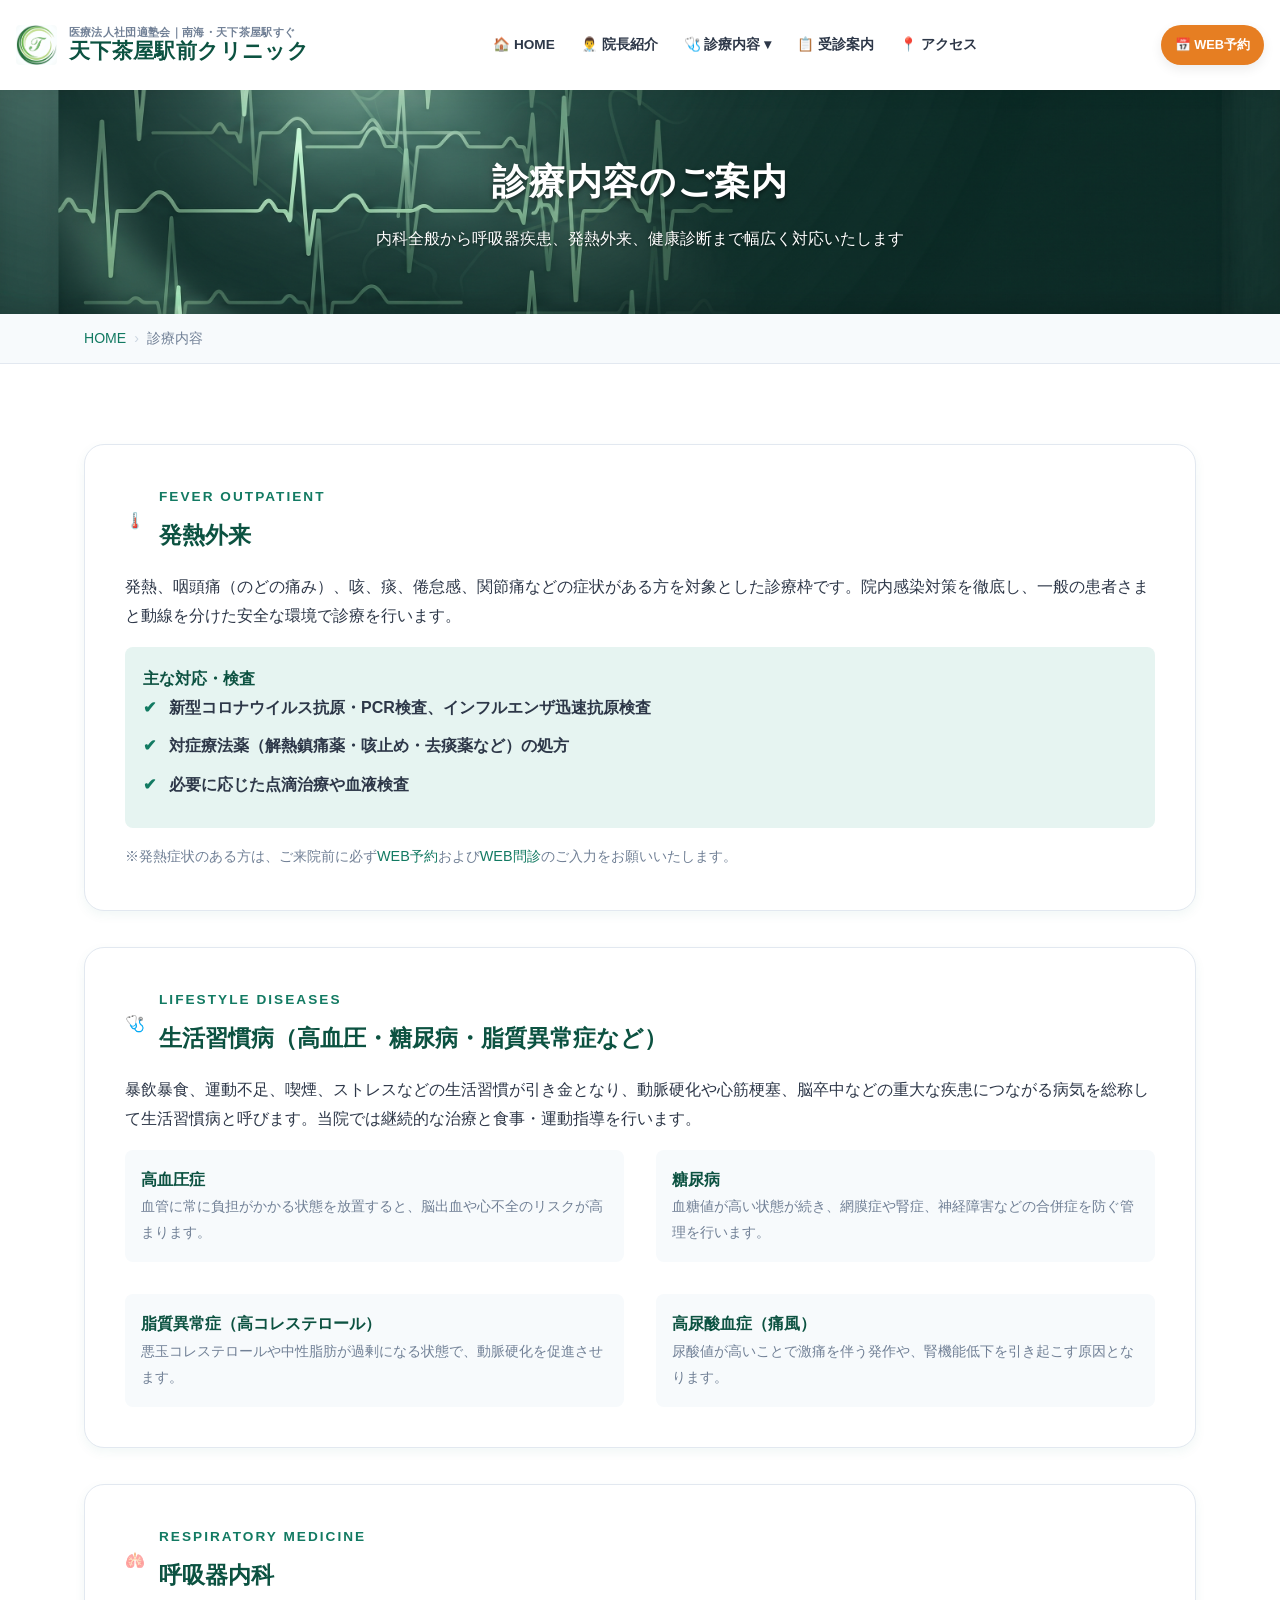
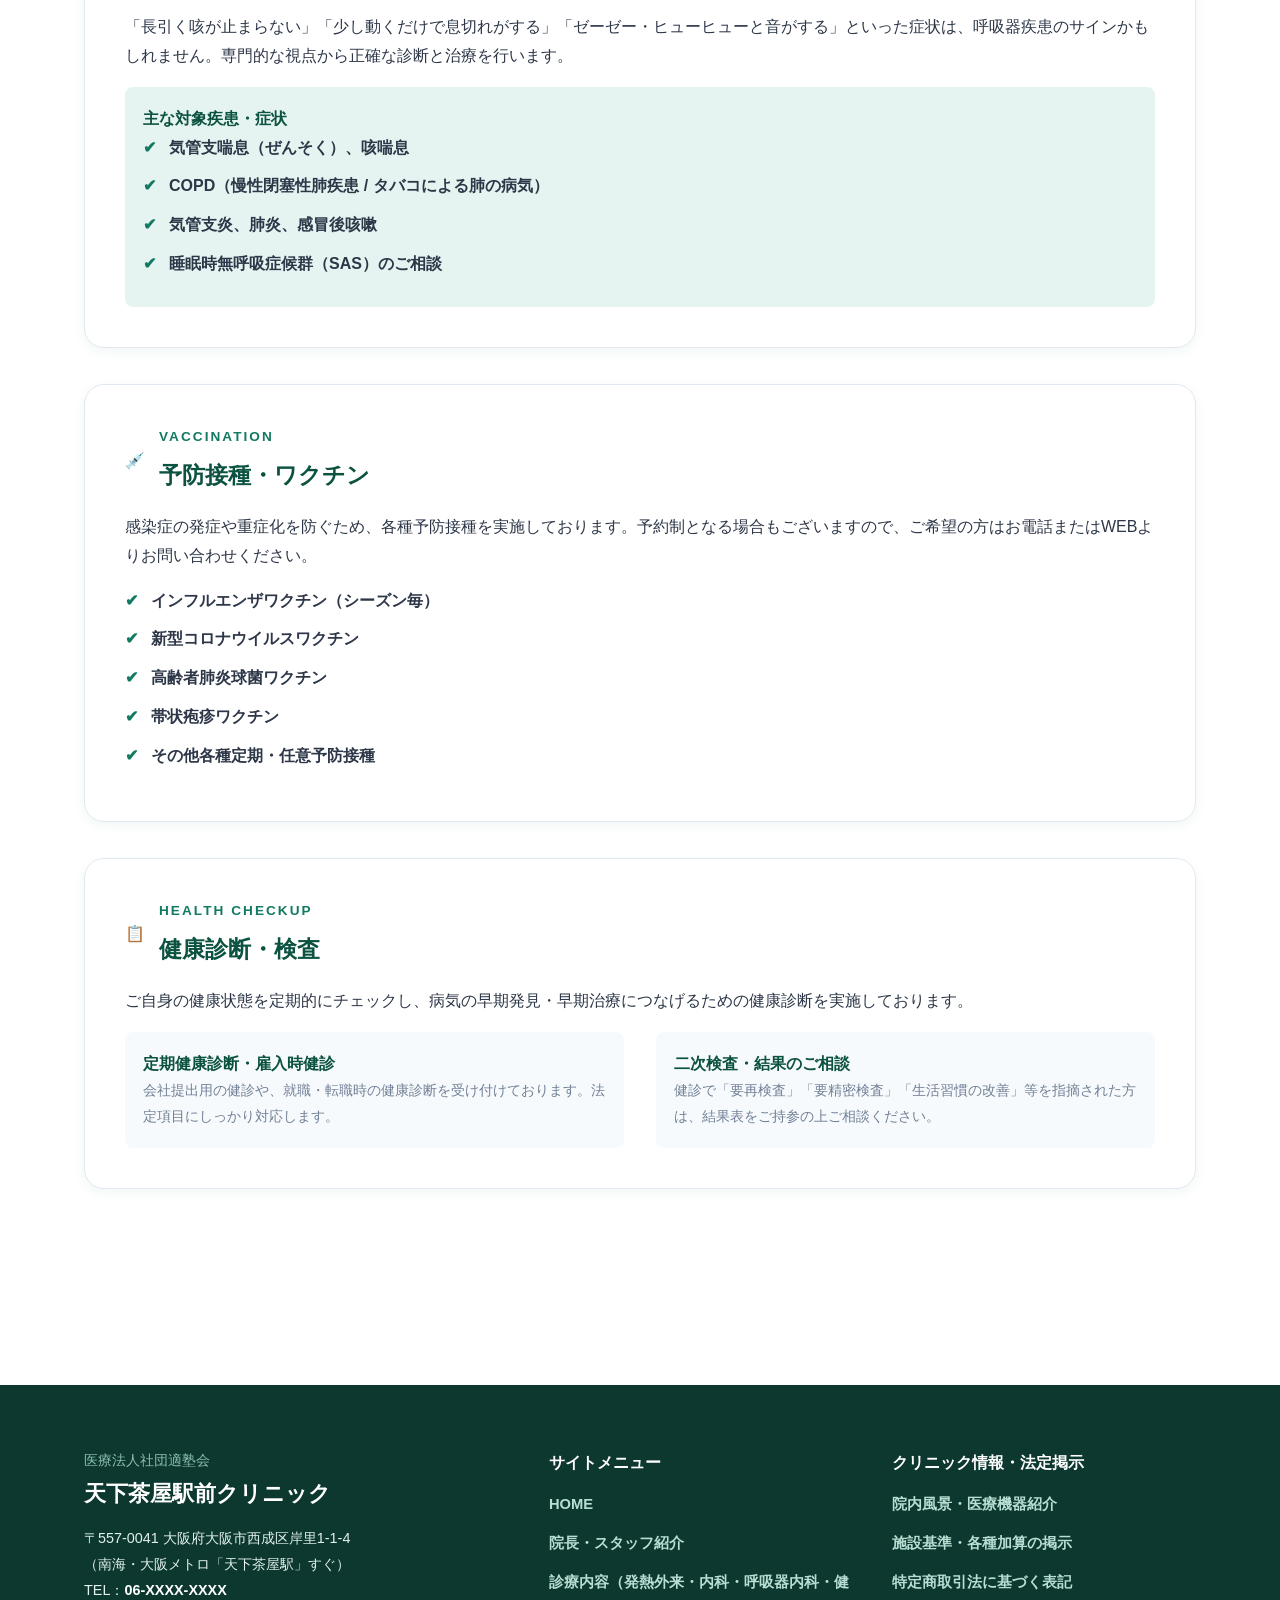
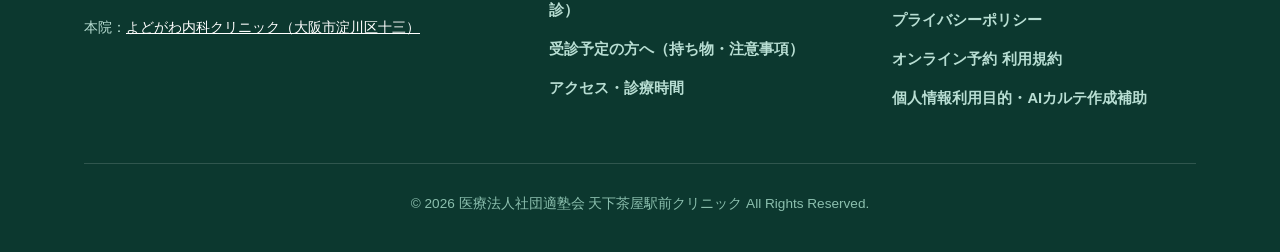
<file: service.html>
<!DOCTYPE html>
<html lang="ja">
<head>
  <meta charset="UTF-8">
  <meta name="viewport" content="width=device-width, initial-scale=1.0">
  <title>診療内容（発熱外来・生活習慣病・呼吸器内科・健診）｜天下茶屋駅前クリニック</title>
  <meta name="description" content="天下茶屋駅前クリニックの診療内容（発熱外来、生活習慣病、呼吸器内科、予防接種、健康診断）について詳しくご紹介します。大阪市西成区。">
  <link rel="stylesheet" href="style.css">
</head>
<body>

  <!-- 共通ヘッダー -->
  <div id="common-header"></div>

  <main>
    <!-- ページヒーロー -->
    <div class="page-hero">
      <div class="container">
        <h1 class="page-hero-title">診療内容のご案内</h1>
        <p class="page-hero-lead">内科全般から呼吸器疾患、発熱外来、健康診断まで幅広く対応いたします</p>
      </div>
    </div>

    <!-- パンくずリスト -->
    <div class="breadcrumb">
      <div class="container">
        <ul class="breadcrumb-list">
          <li><a href="index.html">HOME</a></li>
          <li>診療内容</li>
        </ul>
      </div>
    </div>

    <!-- メインコンテンツ -->
    <section class="section">
      <div class="container">

        <!-- ① 発熱外来 -->
        <div id="fever" class="content-block">
          <div style="display: flex; align-items: center; gap: 14px; margin-bottom: 16px;">
            <div class="card-icon" style="margin-bottom: 0;">🌡️</div>
            <div>
              <span class="section-subtitle">FEVER OUTPATIENT</span>
              <h3 style="border-left: none; padding-left: 0; margin-bottom: 0;">発熱外来</h3>
            </div>
          </div>
          <p style="margin-bottom: 16px; line-height: 1.8;">
            発熱、咽頭痛（のどの痛み）、咳、痰、倦怠感、関節痛などの症状がある方を対象とした診療枠です。院内感染対策を徹底し、一般の患者さまと動線を分けた安全な環境で診療を行います。
          </p>
          <div style="background: var(--primary-light); padding: 18px; border-radius: 8px; margin-bottom: 16px;">
            <h4 style="margin-top: 0; color: var(--primary-dark);">主な対応・検査</h4>
            <ul class="check-list">
              <li>新型コロナウイルス抗原・PCR検査、インフルエンザ迅速抗原検査</li>
              <li>対症療法薬（解熱鎮痛薬・咳止め・去痰薬など）の処方</li>
              <li>必要に応じた点滴治療や血液検査</li>
            </ul>
          </div>
          <p style="font-size: 0.9rem; color: var(--text-muted);">
            ※発熱症状のある方は、ご来院前に必ず<a href="#reserve" class="js-reserve-link">WEB予約</a>および<a href="#monshin" class="js-monshin-link">WEB問診</a>のご入力をお願いいたします。
          </p>
        </div>

        <!-- ② 生活習慣病 -->
        <div id="lifestyle" class="content-block">
          <div style="display: flex; align-items: center; gap: 14px; margin-bottom: 16px;">
            <div class="card-icon" style="margin-bottom: 0;">🩺</div>
            <div>
              <span class="section-subtitle">LIFESTYLE DISEASES</span>
              <h3 style="border-left: none; padding-left: 0; margin-bottom: 0;">生活習慣病（高血圧・糖尿病・脂質異常症など）</h3>
            </div>
          </div>
          <p style="margin-bottom: 16px; line-height: 1.8;">
            暴飲暴食、運動不足、喫煙、ストレスなどの生活習慣が引き金となり、動脈硬化や心筋梗塞、脳卒中などの重大な疾患につながる病気を総称して生活習慣病と呼びます。当院では継続的な治療と食事・運動指導を行います。
          </p>
          <div class="grid-2" style="margin-top: 16px;">
            <div style="background: var(--bg-gray); padding: 16px; border-radius: 8px;">
              <h4 style="color: var(--primary-dark); margin-top: 0;">高血圧症</h4>
              <p style="font-size: 0.9rem; color: var(--text-muted);">血管に常に負担がかかる状態を放置すると、脳出血や心不全のリスクが高まります。</p>
            </div>
            <div style="background: var(--bg-gray); padding: 16px; border-radius: 8px;">
              <h4 style="color: var(--primary-dark); margin-top: 0;">糖尿病</h4>
              <p style="font-size: 0.9rem; color: var(--text-muted);">血糖値が高い状態が続き、網膜症や腎症、神経障害などの合併症を防ぐ管理を行います。</p>
            </div>
            <div style="background: var(--bg-gray); padding: 16px; border-radius: 8px;">
              <h4 style="color: var(--primary-dark); margin-top: 0;">脂質異常症（高コレステロール）</h4>
              <p style="font-size: 0.9rem; color: var(--text-muted);">悪玉コレステロールや中性脂肪が過剰になる状態で、動脈硬化を促進させます。</p>
            </div>
            <div style="background: var(--bg-gray); padding: 16px; border-radius: 8px;">
              <h4 style="color: var(--primary-dark); margin-top: 0;">高尿酸血症（痛風）</h4>
              <p style="font-size: 0.9rem; color: var(--text-muted);">尿酸値が高いことで激痛を伴う発作や、腎機能低下を引き起こす原因となります。</p>
            </div>
          </div>
        </div>

        <!-- ③ 呼吸器内科 -->
        <div id="respiratory" class="content-block">
          <div style="display: flex; align-items: center; gap: 14px; margin-bottom: 16px;">
            <div class="card-icon" style="margin-bottom: 0;">🫁</div>
            <div>
              <span class="section-subtitle">RESPIRATORY MEDICINE</span>
              <h3 style="border-left: none; padding-left: 0; margin-bottom: 0;">呼吸器内科</h3>
            </div>
          </div>
          <p style="margin-bottom: 16px; line-height: 1.8;">
            「長引く咳が止まらない」「少し動くだけで息切れがする」「ゼーゼー・ヒューヒューと音がする」といった症状は、呼吸器疾患のサインかもしれません。専門的な視点から正確な診断と治療を行います。
          </p>
          <div style="background: var(--primary-light); padding: 18px; border-radius: 8px;">
            <h4 style="margin-top: 0; color: var(--primary-dark);">主な対象疾患・症状</h4>
            <ul class="check-list">
              <li>気管支喘息（ぜんそく）、咳喘息</li>
              <li>COPD（慢性閉塞性肺疾患 / タバコによる肺の病気）</li>
              <li>気管支炎、肺炎、感冒後咳嗽</li>
              <li>睡眠時無呼吸症候群（SAS）のご相談</li>
            </ul>
          </div>
        </div>

        <!-- ④ 予防接種・ワクチン -->
        <div id="vaccine" class="content-block">
          <div style="display: flex; align-items: center; gap: 14px; margin-bottom: 16px;">
            <div class="card-icon" style="margin-bottom: 0;">💉</div>
            <div>
              <span class="section-subtitle">VACCINATION</span>
              <h3 style="border-left: none; padding-left: 0; margin-bottom: 0;">予防接種・ワクチン</h3>
            </div>
          </div>
          <p style="margin-bottom: 16px; line-height: 1.8;">
            感染症の発症や重症化を防ぐため、各種予防接種を実施しております。予約制となる場合もございますので、ご希望の方はお電話またはWEBよりお問い合わせください。
          </p>
          <ul class="check-list" style="margin-bottom: 0;">
            <li>インフルエンザワクチン（シーズン毎）</li>
            <li>新型コロナウイルスワクチン</li>
            <li>高齢者肺炎球菌ワクチン</li>
            <li>帯状疱疹ワクチン</li>
            <li>その他各種定期・任意予防接種</li>
          </ul>
        </div>

        <!-- ⑤ 健康診断 -->
        <div id="checkup" class="content-block">
          <div style="display: flex; align-items: center; gap: 14px; margin-bottom: 16px;">
            <div class="card-icon" style="margin-bottom: 0;">📋</div>
            <div>
              <span class="section-subtitle">HEALTH CHECKUP</span>
              <h3 style="border-left: none; padding-left: 0; margin-bottom: 0;">健康診断・検査</h3>
            </div>
          </div>
          <p style="margin-bottom: 16px; line-height: 1.8;">
            ご自身の健康状態を定期的にチェックし、病気の早期発見・早期治療につなげるための健康診断を実施しております。
          </p>
          <div class="grid-2">
            <div style="background: var(--bg-gray); padding: 18px; border-radius: 8px;">
              <h4 style="color: var(--primary-dark); margin-top: 0;">定期健康診断・雇入時健診</h4>
              <p style="font-size: 0.9rem; color: var(--text-muted);">会社提出用の健診や、就職・転職時の健康診断を受け付けております。法定項目にしっかり対応します。</p>
            </div>
            <div style="background: var(--bg-gray); padding: 18px; border-radius: 8px;">
              <h4 style="color: var(--primary-dark); margin-top: 0;">二次検査・結果のご相談</h4>
              <p style="font-size: 0.9rem; color: var(--text-muted);">健診で「要再検査」「要精密検査」「生活習慣の改善」等を指摘された方は、結果表をご持参の上ご相談ください。</p>
            </div>
          </div>
        </div>

      </div>
    </section>
  </main>

  <!-- 共通フッター -->
  <div id="common-footer"></div>

  <script src="common.js"></script>
</body>
</html>
</file>
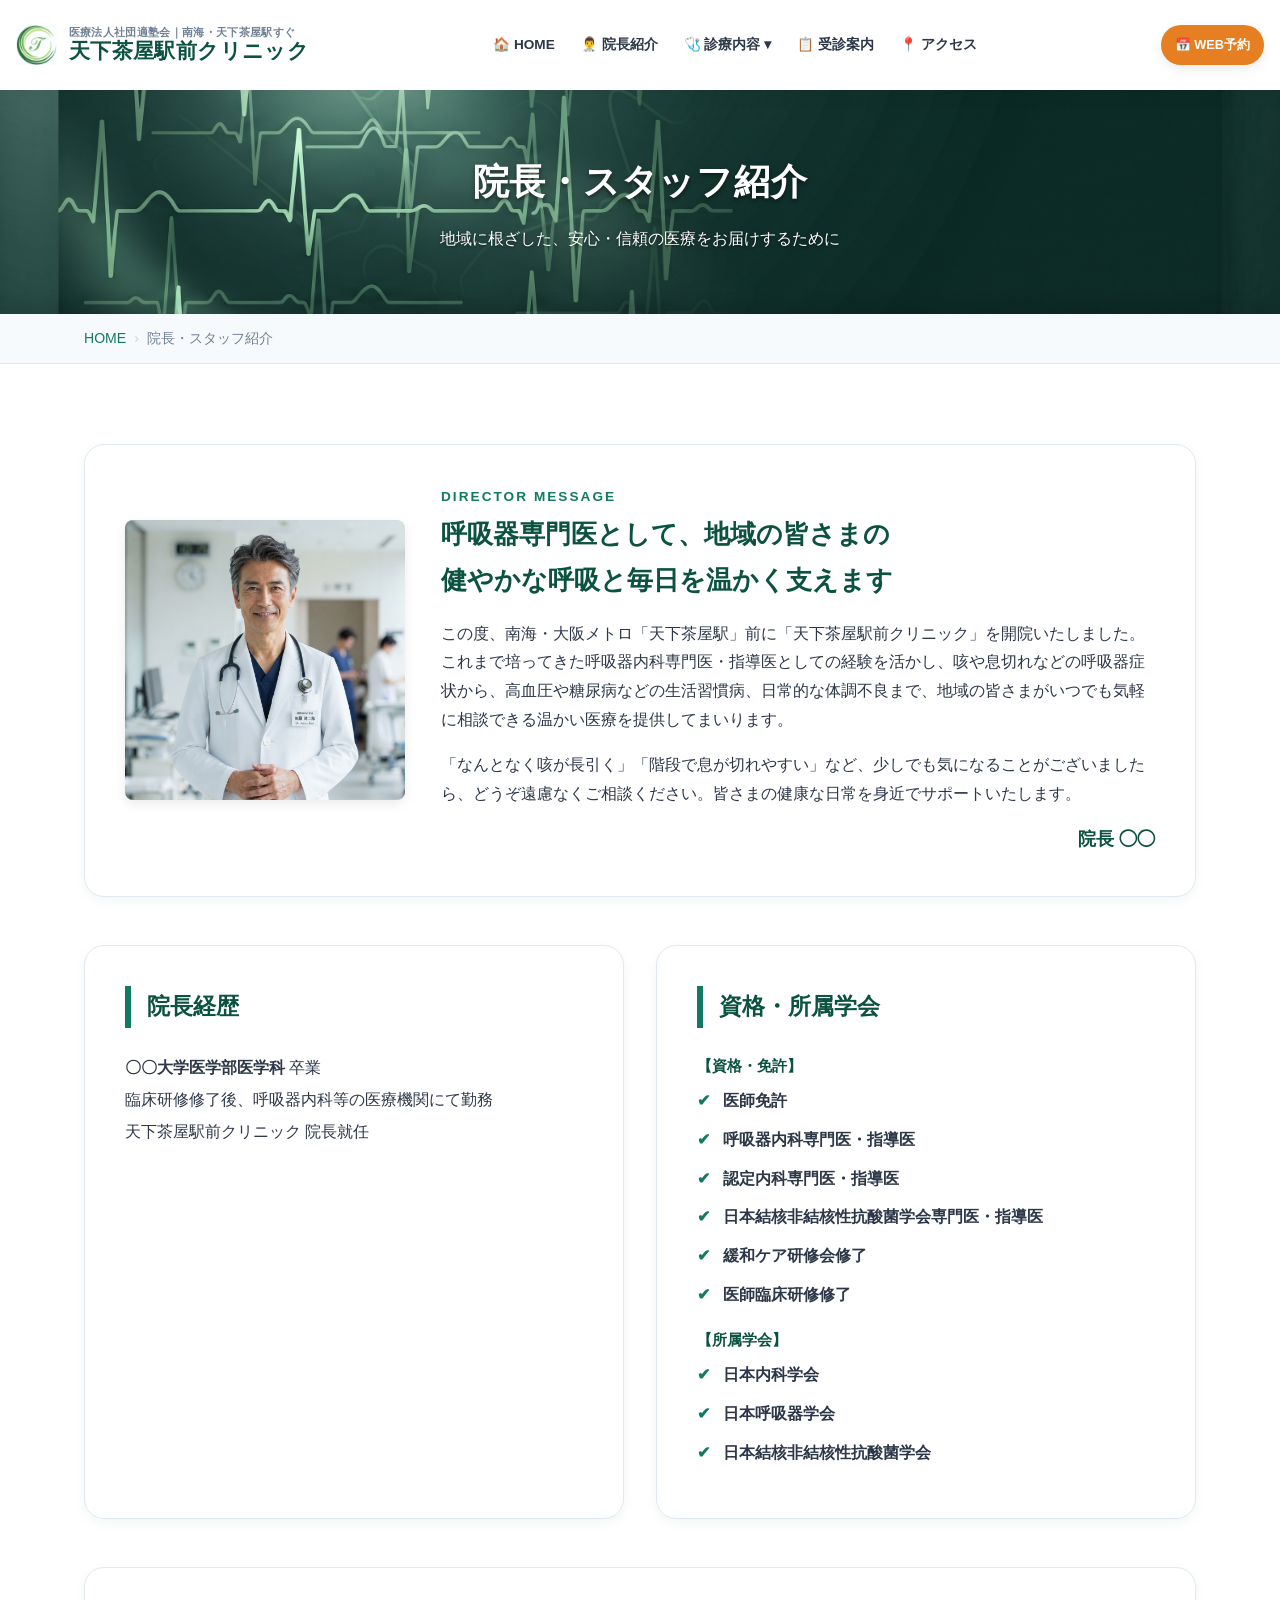
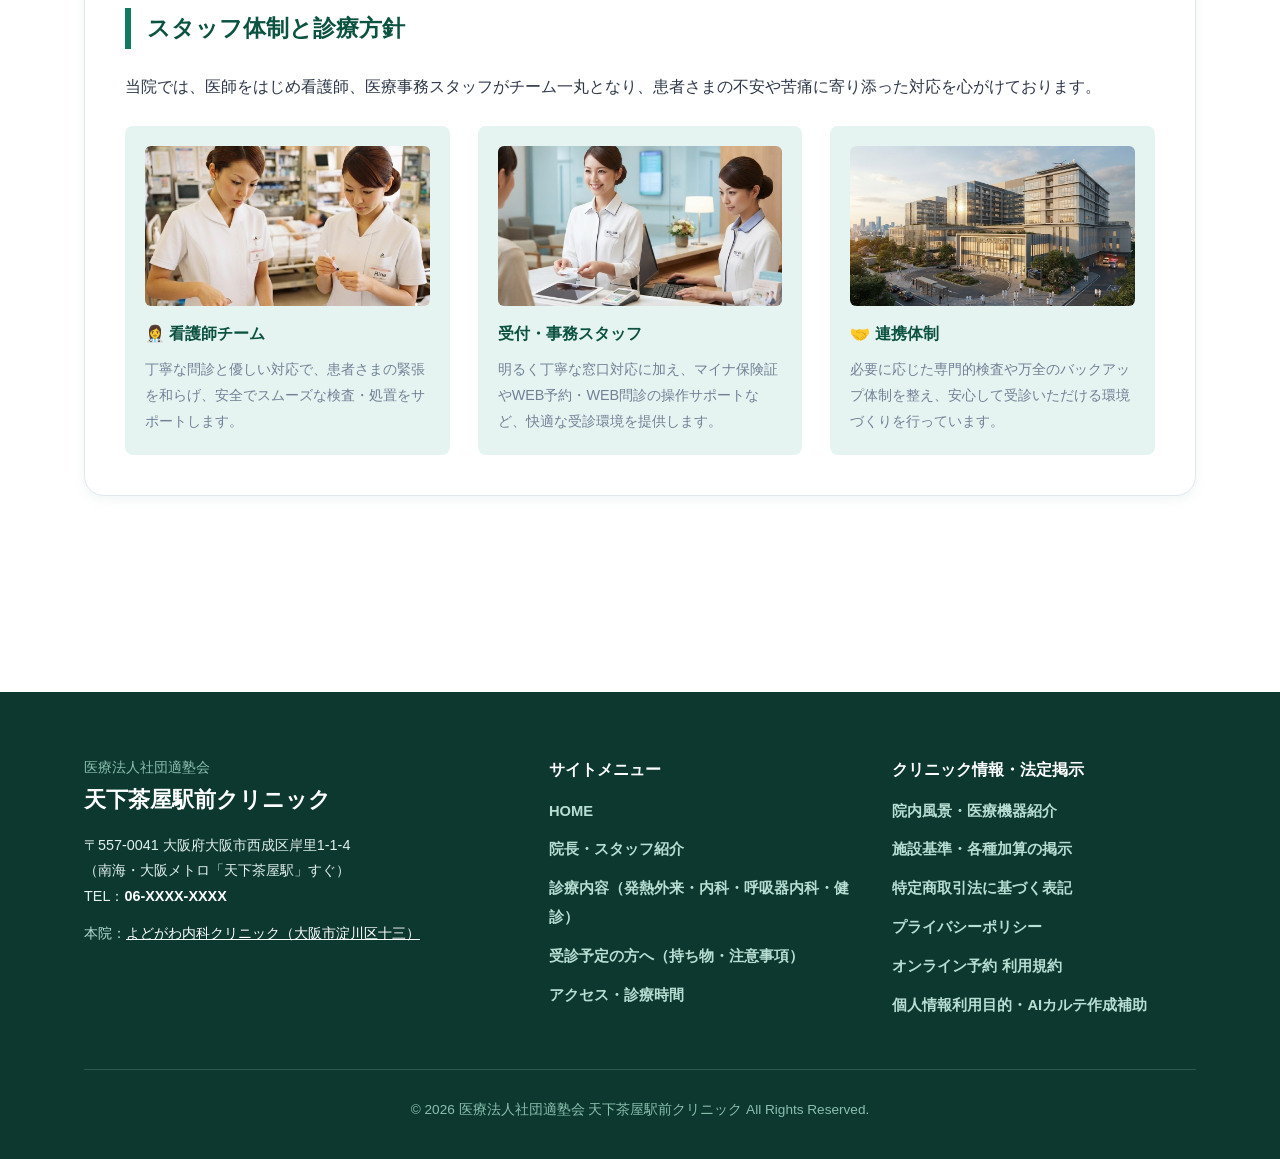
<file: staff.html>
<!DOCTYPE html>
<html lang="ja">
<head>
  <meta charset="UTF-8">
  <meta name="viewport" content="width=device-width, initial-scale=1.0">
  <title>院長・スタッフ紹介｜天下茶屋駅前クリニック（大阪市西成区）</title>
  <meta name="description" content="天下茶屋駅前クリニックの院長ご挨拶、経歴・資格、スタッフ体制についてご紹介します。地域の皆さまに信頼される温かい医療を提供いたします。">
  <link rel="stylesheet" href="style.css">
</head>
<body>

  <!-- 共通ヘッダー -->
  <div id="common-header"></div>

  <main>
    <!-- ページヒーロー -->
    <div class="page-hero">
      <div class="container">
        <h1 class="page-hero-title">院長・スタッフ紹介</h1>
        <p class="page-hero-lead">地域に根ざした、安心・信頼の医療をお届けするために</p>
      </div>
    </div>

    <!-- パンくずリスト -->
    <div class="breadcrumb">
      <div class="container">
        <ul class="breadcrumb-list">
          <li><a href="index.html">HOME</a></li>
          <li>院長・スタッフ紹介</li>
        </ul>
      </div>
    </div>

    <!-- メインコンテンツ -->
    <section class="section">
      <div class="container">
        
        <!-- 院長ご挨拶 -->
        <div class="content-block" style="margin-bottom: 48px;">
          <div class="staff-grid">
            <div>
              <!-- 院長写真 -->
              <div class="director-photo-wrap" style="max-width: 320px; margin: 0 auto 20px;">
                <img src="images/doctor-photo.jpg" alt="院長 伊東 友好" style="width: 100%; height: auto; border-radius: 8px; object-fit: cover; box-shadow: 0 4px 12px rgba(0,0,0,0.08); display: block;">
              </div>
            </div>
            <div>
              <span class="section-subtitle" style="margin-bottom: 2px;">DIRECTOR MESSAGE</span>
              <h2 style="font-size: 1.6rem; color: var(--primary-dark); margin-bottom: 16px;">
                呼吸器専門医として、地域の皆さまの<br>健やかな呼吸と毎日を温かく支えます
              </h2>
              <p style="margin-bottom: 16px; line-height: 1.8;">
                この度、南海・大阪メトロ「天下茶屋駅」前に「天下茶屋駅前クリニック」を開院いたしました。これまで培ってきた呼吸器内科専門医・指導医としての経験を活かし、咳や息切れなどの呼吸器症状から、高血圧や糖尿病などの生活習慣病、日常的な体調不良まで、地域の皆さまがいつでも気軽に相談できる温かい医療を提供してまいります。
              </p>
              <p style="margin-bottom: 16px; line-height: 1.8;">
                「なんとなく咳が長引く」「階段で息が切れやすい」など、少しでも気になることがございましたら、どうぞ遠慮なくご相談ください。皆さまの健康な日常を身近でサポートいたします。
              </p>
              <div style="font-weight: 700; color: var(--primary-dark); text-align: right; font-size: 1.1rem;">
                院長 ◯◯
              </div>
            </div>
          </div>
        </div>

        <!-- 経歴・資格・所属学会 -->
        <div class="grid-2" style="margin-bottom: 48px;">
          <div class="content-block" style="margin-bottom: 0;">
            <h3>院長経歴</h3>
            <ul style="padding-left: 0; line-height: 2;">
              <li><strong>〇〇大学医学部医学科</strong> 卒業</li>
              <li>臨床研修修了後、呼吸器内科等の医療機関にて勤務</li>
              <li>天下茶屋駅前クリニック 院長就任</li>
            </ul>
          </div>

          <div class="content-block" style="margin-bottom: 0;">
            <h3>資格・所属学会</h3>
            <div style="margin-bottom: 16px;">
              <h4 style="font-size: 0.95rem; color: var(--primary-dark); margin-bottom: 8px;">【資格・免許】</h4>
              <ul class="check-list" style="margin-top: 4px;">
                <li>医師免許</li>
                <li>呼吸器内科専門医・指導医</li>
                <li>認定内科専門医・指導医</li>
                <li>日本結核非結核性抗酸菌学会専門医・指導医</li>
                <li>緩和ケア研修会修了</li>
                <li>医師臨床研修修了</li>
              </ul>
            </div>
            <div>
              <h4 style="font-size: 0.95rem; color: var(--primary-dark); margin-bottom: 8px;">【所属学会】</h4>
              <ul class="check-list" style="margin-top: 4px;">
                <li>日本内科学会</li>
                <li>日本呼吸器学会</li>
                <li>日本結核非結核性抗酸菌学会</li>
              </ul>
            </div>
          </div>
        </div>

        <!-- スタッフ体制・クリニックの理念 -->
        <div class="content-block">
          <h3>スタッフ体制と診療方針</h3>
          <p style="margin-bottom: 24px;">
            当院では、医師をはじめ看護師、医療事務スタッフがチーム一丸となり、患者さまの不安や苦痛に寄り添った対応を心がけております。
          </p>
          <div class="grid-3" style="margin-top: 24px;">
            <!-- 看護師チーム -->
            <div style="background: var(--primary-light); padding: 20px; border-radius: 8px; display: flex; flex-direction: column;">
              <div style="margin-bottom: 14px; overflow: hidden; border-radius: 6px;">
                <img src="images/staff-ns.jpg" alt="看護師チーム" style="width: 100%; height: 160px; object-fit: cover; display: block;">
              </div>
              <h4 style="color: var(--primary-dark); margin-bottom: 8px; font-size: 1rem;">👩‍⚕️ 看護師チーム</h4>
              <p style="font-size: 0.9rem; color: var(--text-muted);">
                丁寧な問診と優しい対応で、患者さまの緊張を和らげ、安全でスムーズな検査・処置をサポートします。
              </p>
            </div>

            <!-- 受付・事務スタッフ -->
            <div style="background: var(--primary-light); padding: 20px; border-radius: 8px; display: flex; flex-direction: column;">
              <div style="margin-bottom: 14px; overflow: hidden; border-radius: 6px;">
                <img src="images/staff-jimu.jpg" alt="受付・事務スタッフ" style="width: 100%; height: 160px; object-fit: cover; display: block;">
              </div>
              <h4 style="color: var(--primary-dark); margin-bottom: 8px; font-size: 1rem;">受付・事務スタッフ</h4>
              <p style="font-size: 0.9rem; color: var(--text-muted);">
                明るく丁寧な窓口対応に加え、マイナ保険証やWEB予約・WEB問診の操作サポートなど、快適な受診環境を提供します。
              </p>
            </div>

            <!-- 連携体制 -->
            <div style="background: var(--primary-light); padding: 20px; border-radius: 8px; display: flex; flex-direction: column;">
              <div style="margin-bottom: 14px; overflow: hidden; border-radius: 6px;">
                <img src="images/staff-renkei.jpg" alt="連携体制" style="width: 100%; height: 160px; object-fit: cover; display: block;">
              </div>
              <h4 style="color: var(--primary-dark); margin-bottom: 8px; font-size: 1rem;">🤝 連携体制</h4>
              <p style="font-size: 0.9rem; color: var(--text-muted);">
                必要に応じた専門的検査や万全のバックアップ体制を整え、安心して受診いただける環境づくりを行っています。
              </p>
            </div>
          </div>
        </div>

      </div>
    </section>
  </main>

  <!-- 共通フッター -->
  <div id="common-footer"></div>

  <script src="common.js"></script>
</body>
</html>
</file>
<file: style.css>
@charset "UTF-8";

/* ===================================================
   ★ カラー・基本変数の設定
=================================================== */
:root {
  --primary: #127a62;        /* メイン：洗練されたメディカルグリーン */
  --primary-dark: #0c5241;   /* メイン（濃） */
  --primary-light: #e6f4f1;  /* メイン（薄）：背景アクセント */
  --accent: #e67e22;         /* アクセント：WEB予約等のオレンジ */
  --accent-dark: #cf6d17;
  --text-main: #2d3748;      /* 基本文字色 */
  --text-muted: #718096;     /* 補足文字色 */
  --bg-body: #ffffff;
  --bg-gray: #f7fafc;
  --border-color: #e2e8f0;
  --danger: #e53e3e;         
  --shadow-sm: 0 4px 12px rgba(18, 122, 98, 0.06);
  --shadow-md: 0 10px 25px rgba(18, 122, 98, 0.1);
  --radius-md: 12px;
  --radius-lg: 20px;
  --max-width: 1160px;
  --header-height: 90px;
}

/* ===================================================
   リセット・基本タイポグラフィ
=================================================== */
*, *::before, *::after {
  box-sizing: border-box;
  margin: 0;
  padding: 0;
}

html {
  scroll-behavior: smooth;
  scroll-padding-top: calc(var(--header-height) + 20px);
  font-size: 16px;
}

body {
  font-family: "Hiragino Kaku Gothic ProN", "Hiragino Sans", "Yu Gothic", "Meiryo", sans-serif;
  color: var(--text-main);
  background-color: var(--bg-body);
  line-height: 1.8;
  -webkit-font-smoothing: antialiased;
}

a {
  color: var(--primary);
  text-decoration: none;
  transition: all 0.25s ease;
}

a:hover {
  color: var(--primary-dark);
}

ul, ol {
  list-style: none;
}

img {
  max-width: 100%;
  height: auto;
  vertical-align: middle;
}

.container {
  max-width: var(--max-width);
  margin: 0 auto;
  padding: 0 24px;
}

.section {
  padding: 80px 0;
}

.section-gray {
  background-color: var(--bg-gray);
}

/* セクション見出し */
.section-header {
  text-align: center;
  margin-bottom: 56px;
}

.section-title {
  font-size: 2rem;
  font-weight: 800;
  color: var(--primary-dark);
  letter-spacing: 0.03em;
  display: inline-block;
  position: relative;
  padding-bottom: 14px;
}

.section-title::after {
  content: "";
  position: absolute;
  bottom: 0;
  left: 50%;
  transform: translateX(-50%);
  width: 60px;
  height: 4px;
  background-color: var(--accent);
  border-radius: 2px;
}

.section-subtitle {
  display: block;
  font-size: 0.85rem;
  color: var(--primary);
  font-weight: 700;
  letter-spacing: 0.15em;
  margin-bottom: 6px;
  text-transform: uppercase;
}

/* ===================================================
   各ページ上部（ページヒーロー）の背景画像（moyou.jpg）設定
   ※画像そのものをしっかり表示させます
=================================================== */
.page-hero {
  position: relative;
  background-image: url('images/moyou.jpg') !important;
  background-size: cover !important;
  background-position: center !important;
  background-repeat: no-repeat !important;
  color: #fff;
  padding: 60px 0;
  text-align: center;
  box-shadow: inset 0 -10px 20px rgba(0,0,0,0.1);
}

/* 文字をくっきり見せるためのごく軽いテキストシャドウ */
.page-hero-title {
  font-size: 2.25rem;
  font-weight: 800;
  margin-bottom: 10px;
  letter-spacing: 0.02em;
  text-shadow: 0 2px 4px rgba(0,0,0,0.5);
}

.page-hero-lead {
  color: #ffffff;
  font-size: 1rem;
  text-shadow: 0 1px 3px rgba(0,0,0,0.5);
}

/* パンくずリスト */
.breadcrumb {
  background-color: var(--bg-gray);
  padding: 12px 0;
  font-size: 0.88rem;
  border-bottom: 1px solid var(--border-color);
}

.breadcrumb-list {
  display: flex;
  flex-wrap: wrap;
  gap: 8px;
  color: var(--text-muted);
}

.breadcrumb-list li + li::before {
  content: "›";
  margin-right: 8px;
  color: #cbd5e0;
}

/* ===================================================
   リッチヘッダー＆ナビゲーション
=================================================== */
.site-header {
  position: sticky;
  top: 0;
  z-index: 1000;
  background-color: rgba(255, 255, 255, 0.98);
  box-shadow: 0 4px 20px rgba(0, 0, 0, 0.05);
  min-height: var(--header-height);
  display: flex;
  align-items: center;
}

.header-inner {
  max-width: 1320px;
  margin: 0 auto;
  padding: 0 20px;
  width: 100%;
  display: flex;
  align-items: center;
  justify-content: space-between;
}

.site-logo a {
  display: flex;
  flex-direction: column;
}

.logo-sub {
  font-size: 0.72rem;
  color: var(--text-muted);
  font-weight: 600;
  letter-spacing: 0.03em;
  white-space: nowrap;
}

.logo-main {
  font-size: 1.35rem;
  font-weight: 800;
  color: var(--primary-dark);
  letter-spacing: 0.02em;
  line-height: 1.2;
  white-space: nowrap;
}

.header-nav {
  display: flex;
  align-items: center;
  gap: 12px;
}

.nav-list {
  display: flex;
  align-items: center;
  gap: 2px;
}

.nav-item {
  position: relative;
}

.nav-link {
  display: block;
  padding: 8px 10px;
  color: var(--text-main);
  font-weight: 700;
  font-size: 0.85rem;
  border-radius: 6px;
  white-space: nowrap;
}

.nav-link:hover,
.nav-link.active {
  color: var(--primary);
  background-color: var(--primary-light);
}

.dropdown-menu {
  position: absolute;
  top: 100%;
  left: 0;
  background: #fff;
  min-width: 200px;
  box-shadow: var(--shadow-md);
  border-radius: var(--radius-md);
  border: 1px solid var(--border-color);
  padding: 10px 0;
  opacity: 0;
  visibility: hidden;
  transform: translateY(10px);
  transition: all 0.25s ease;
  z-index: 100;
}

.nav-item:hover .dropdown-menu {
  opacity: 1;
  visibility: visible;
  transform: translateY(0);
}

.dropdown-menu li a {
  display: block;
  padding: 10px 18px;
  font-size: 0.88rem;
  color: var(--text-main);
  font-weight: 600;
  white-space: nowrap;
}

.dropdown-menu li a:hover {
  background-color: var(--primary-light);
  color: var(--primary);
}

.header-cta {
  display: flex;
  align-items: center;
  gap: 8px;
}

.btn {
  display: inline-flex;
  align-items: center;
  justify-content: center;
  gap: 6px;
  padding: 10px 18px;
  border-radius: 50px;
  font-weight: 700;
  font-size: 0.88rem;
  cursor: pointer;
  border: none;
  text-align: center;
  transition: all 0.25s ease;
  box-shadow: 0 4px 12px rgba(0,0,0,0.08);
  white-space: nowrap;
}

.btn-reserve {
  background-color: var(--accent);
  color: #fff !important;
}

.btn-reserve:hover {
  background-color: var(--accent-dark);
  transform: translateY(-2px);
  box-shadow: 0 6px 16px rgba(230, 126, 34, 0.3);
}

.btn-primary {
  background-color: var(--primary);
  color: #fff !important;
}

.btn-primary:hover {
  background-color: var(--primary-dark);
  transform: translateY(-2px);
}

/* ===================================================
   カードグリッド等
=================================================== */
.grid-3 {
  display: grid;
  grid-template-columns: repeat(3, 1fr);
  gap: 28px;
}

.grid-2 {
  display: grid;
  grid-template-columns: repeat(2, 1fr);
  gap: 32px;
}

.staff-grid {
  display: grid;
  grid-template-columns: 280px 1fr;
  gap: 36px;
  align-items: center;
}

/* ===================================================
   診療時間テーブル
=================================================== */
.schedule-table-wrap {
  overflow-x: auto;
  border-radius: var(--radius-md);
  box-shadow: var(--shadow-sm);
}

.schedule-table {
  width: 100%;
  border-collapse: collapse;
  background: #fff;
  text-align: center;
}

.schedule-table th,
.schedule-table td {
  border: 1px solid var(--border-color);
  padding: 16px 12px;
}

.schedule-table thead th {
  background-color: var(--primary);
  color: #fff;
  font-weight: 700;
  font-size: 1rem;
}

.schedule-table tbody th {
  background-color: var(--primary-light);
  color: var(--primary-dark);
  font-weight: 700;
  width: 30%;
}

/* ===================================================
   コンテンツブロック
=================================================== */
.content-block {
  background: #fff;
  border: 1px solid var(--border-color);
  border-radius: var(--radius-lg);
  padding: 40px;
  margin-bottom: 36px;
  box-shadow: var(--shadow-sm);
}

.content-block h3 {
  font-size: 1.45rem;
  color: var(--primary-dark);
  border-left: 6px solid var(--primary);
  padding-left: 16px;
  margin-bottom: 24px;
}

.check-list li {
  position: relative;
  padding-left: 26px;
  margin-bottom: 10px;
  font-weight: 600;
}

.check-list li::before {
  content: "✔";
  position: absolute;
  left: 0;
  color: var(--primary);
  font-weight: bold;
}

/* ===================================================
   フッター
=================================================== */
.site-footer {
  background-color: #0c382f;
  color: #e2f1ed;
  padding: 64px 0 36px;
  margin-top: 80px;
}

.footer-grid {
  display: grid;
  grid-template-columns: 1.4fr 1fr 1fr;
  gap: 40px;
  margin-bottom: 40px;
}

.footer-title {
  font-size: 1.4rem;
  font-weight: 800;
  color: #fff;
  margin-bottom: 12px;
}

.footer-links li {
  margin-bottom: 10px;
}

.footer-links a {
  color: #b8ded3;
  font-size: 0.92rem;
  font-weight: 600;
}

.footer-links a:hover {
  color: #fff;
  text-decoration: underline;
}

.footer-bottom {
  border-top: 1px solid rgba(255, 255, 255, 0.15);
  padding-top: 28px;
  text-align: center;
  font-size: 0.85rem;
  color: #8bbfae;
}

/* ===================================================
   スマホ用 下部固定バー（3分割：電話・メニュー・WEB予約）
=================================================== */
.mobile-fixed-bar-3 {
  display: none;
  position: fixed;
  bottom: 0;
  left: 0;
  width: 100%;
  z-index: 1050;
  background: #fff;
  box-shadow: 0 -4px 20px rgba(0, 0, 0, 0.15);
  grid-template-columns: repeat(3, 1fr);
  height: 68px;
}

.mobile-bar-btn {
  display: flex;
  flex-direction: column;
  align-items: center;
  justify-content: center;
  font-size: 0.82rem;
  font-weight: 800;
  color: #fff !important;
  text-align: center;
  line-height: 1.2;
}

.mobile-bar-tel { background-color: var(--primary); }
.mobile-bar-menu { background-color: #2d3748; }
.mobile-bar-reserve { background-color: var(--accent); }

.mobile-bar-icon {
  font-size: 1.2rem;
  margin-bottom: 2px;
}

/* ===================================================
   レスポンシブ設定
=================================================== */
@media (max-width: 960px) {
  .hero-slideshow .hero-inner,
  .grid-3,
  .grid-2,
  .footer-grid,
  .staff-grid {
    grid-template-columns: 1fr !important;
  }

  .section { padding: 40px 0; }
  .content-block { padding: 28px 20px; }

  /* スマホ版ではフッター（深緑の部分）を非表示にする */
  .site-footer {
    display: none !important;
  }

  .mobile-fixed-bar-3 {
    display: grid !important;
  }

  body {
    padding-bottom: 68px;
  }
}

/* ===================================================
   お知らせボックスの装飾
=================================================== */
.news-box {
  background: #fff;
  border: 1px solid var(--border-color);
  border-radius: var(--radius-md);
  padding: 32px;
  box-shadow: var(--shadow-sm);
}

.news-list li {
  display: flex;
  flex-wrap: wrap;
  align-items: baseline;
  gap: 16px;
  padding: 16px 0;
  border-bottom: 1px solid var(--border-color);
}

.news-list li:last-child {
  border-bottom: none;
  padding-bottom: 0;
}

.news-date {
  font-weight: 700;
  color: var(--text-muted);
  font-size: 0.92rem;
  min-width: 100px;
}

.news-tag {
  font-size: 0.78rem;
  font-weight: 700;
  padding: 4px 12px;
  border-radius: 6px;
  background-color: var(--primary-light);
  color: var(--primary-dark);
}

.news-tag.important {
  background-color: #fed7d7;
  color: var(--danger);
}

.news-text {
  flex: 1;
  min-width: 260px;
  font-weight: 600;
  color: var(--text-main);
}

/* ===================================================
   予約ナビモーダル用 スタイリッシュボタンの強化
=================================================== */
.navi-option-btn {
  display: flex !important;
  align-items: center !important;
  justify-content: space-between !important;
  width: 100% !important;
  padding: 18px 24px !important;
  background-color: #ffffff !important;
  border: 1px solid var(--border-color) !important;
  border-radius: var(--radius-md) !important;
  font-weight: 700 !important;
  font-size: 1.05rem !important;
  color: var(--text-main) !important;
  text-align: left !important;
  cursor: pointer !important;
  transition: all 0.25s cubic-bezier(0.16, 1, 0.3, 1) !important;
  box-shadow: 0 2px 8px rgba(0, 0, 0, 0.03) !important;
}

.navi-option-btn::after {
  content: "›";
  font-size: 1.2rem;
  color: var(--primary);
  font-weight: bold;
  transition: transform 0.2s ease;
}

.navi-option-btn:hover {
  background: linear-gradient(135deg, var(--primary) 0%, var(--primary-dark) 100%) !important;
  border-color: var(--primary) !important;
  color: #ffffff !important;
  transform: translateY(-3px) !important;
  box-shadow: 0 10px 20px rgba(18, 122, 98, 0.2) !important;
}

.navi-option-btn:hover::after {
  color: #ffffff;
  transform: translateX(4px);
}

.navi-option-btn.primary {
  background-color: var(--primary-light) !important;
  border-color: #a3d9cd !important;
  color: var(--primary-dark) !important;
}

.navi-option-btn.primary:hover {
  background: linear-gradient(135deg, var(--primary) 0%, var(--primary-dark) 100%) !important;
  color: #ffffff !important;
}

/* ===================================================
   ヘッダーロゴの完全横並び強制修正
=================================================== */
.site-logo a {
  display: flex !important;
  flex-direction: row !important;
  align-items: center !important;
  gap: 12px !important;
  text-decoration: none !important;
}

.site-logo img {
  height: 40px !important;
  width: auto !important;
  object-fit: contain !important;
  flex-shrink: 0 !important;
  border-radius: 4px !important;
  display: block !important;
}

.site-logo .logo-text-wrap,
.site-logo div:not([class]) {
  display: flex !important;
  flex-direction: column !important;
  justify-content: center !important;
}

/* ===================================================
   スマホ版のみ：右上のWEB予約ボタンを非表示にする
=================================================== */
@media (max-width: 960px) {
  .header-cta {
    display: none !important;
  }
}

/* ===================================================
   PC版ヘッダーのドロップダウンメニュー設定
=================================================== */
@media (min-width: 961px) {
  .site-header .nav-list {
    display: flex;
    align-items: center;
    gap: 6px;
  }
  
  .site-header .nav-item {
    position: relative;
  }

  /* ホバー時にドロップダウンを表示 */
  .site-header .nav-item:hover .dropdown-menu {
    opacity: 1;
    visibility: visible;
    transform: translateY(0);
  }

  .site-header .dropdown-menu {
    position: absolute;
    top: 100%;
    left: 0;
    background: #fff;
    min-width: 200px;
    box-shadow: 0 10px 25px rgba(18, 122, 98, 0.1);
    border-radius: 12px;
    border: 1px solid var(--border-color);
    padding: 10px 0;
    opacity: 0;
    visibility: hidden;
    transform: translateY(10px);
    transition: all 0.25s ease;
    z-index: 100;
  }

  .site-header .dropdown-menu li a {
    display: block;
    padding: 10px 18px;
    font-size: 0.88rem;
    color: var(--text-main);
    font-weight: 600;
    white-space: nowrap;
    text-decoration: none;
  }

  .site-header .dropdown-menu li a:hover {
    background-color: var(--primary-light);
    color: var(--primary);
  }
}

/* スマホ版ではドロップダウンのPC用ホバー挙動を無効化 */
@media (max-width: 960px) {
  .site-header .dropdown-menu {
    display: none !important;
  }
}
</file>
